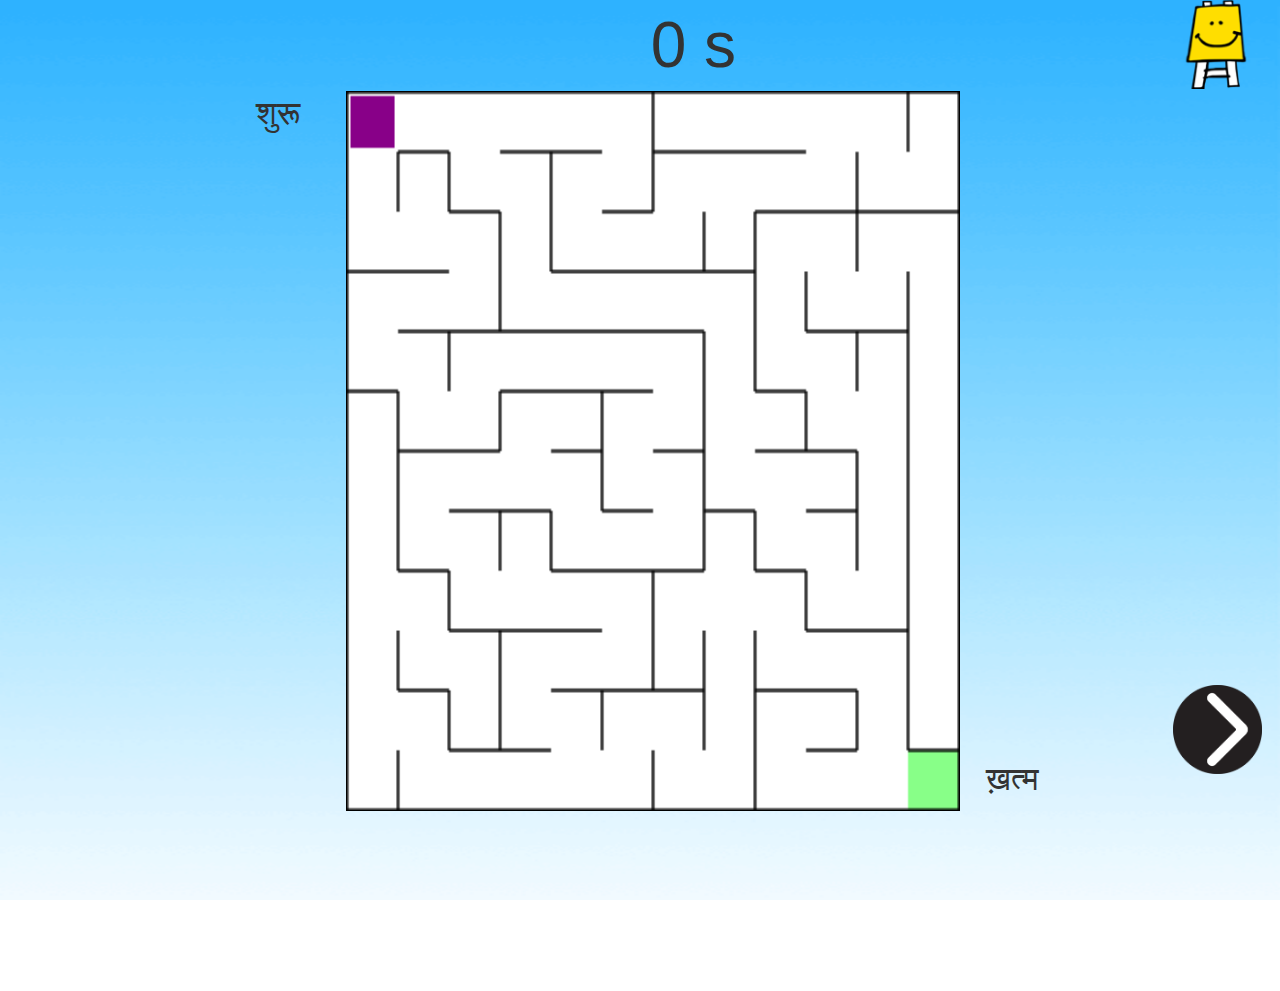
<file: app/src/main/assets/games/Maze/index.html>
<!DOCTYPE html>
<html lang="en">
  <head>
    <link rel="stylesheet" href="css/bootstrap.min.css"></link>
    <link rel="stylesheet" href="css/default.css">
    <meta charset="UTF-8">
   
    <script src=" js/jquery.min.js"></script>
    <script src=" js/jquery-ui.min.js"></script>
    <script src=" js/jquery.ui.touch-punch.min.js"></script>
    <script src=" js/bootstrap.min.js"></script>
    <script src="js/default.js"></script>
    <script src="js/mazeData.js"></script>
  </head>
  <body onload="onLoad();">
      <audio id="playSound"></audio>
    <div id="homeAndLogoDiv" class="noPadding col-sm-12 col-lg-12 col-md-12 col-xs-12">
        <div id="homeDiv" class="col-lg-1 col-md-1 col-xs-1 col-sm-1 noPadding">
        <img id="home" class="img-responsive col-sm-10 col-lg-10 col-md-10 col-xs-10 noPadding" onClick="location.reload();">
        </div>
        <div id="timerDiv" class="col-sm-3 col-lg-3 col-md-3 col-xs-3 col-sm-offset-4 col-lg-offset-4 col-md-offset-4 col-xs-offset-4 noPadding">
          <span id='timerSpan'></span>
        </div>
        <div id="logoDiv" class="col-sm-1 col-lg-1 col-md-1 col-xs-1 col-sm-offset-3 col-lg-offset-3 col-md-offset-3 col-xs-offset-3 noPadding">
        <img id="logo"  class="img-responsive col-sm-10 col-lg-10 col-md-10 col-xs-10 noPadding">
        </div>
    </div>
    <div id="gamePage" class="noPadding col-sm-12 col-lg-12 col-md-12 col-xs-12">
         <span id="start" class="msgs">शुरू</span>
      <div id="canvasDiv">
     
        <canvas id="mainForm"></canvas>
      
      </div>
        <span id="end" class="msgs">ख़त्म</span>
        <div id="nextDiv" class="col-lg-1 col-md-1 col-xs-1 col-sm-1 col-sm-offset-11 col-lg-offset-11 col-md-offset-11 col-xs-offset-11 noPadding">
        <img id="next" class="img-responsive col-sm-10 col-lg-10 col-md-10 col-xs-10 noPadding" onClick="">
      </div>
    </div>
    <div id="endPage" class="noPadding col-sm-12 col-lg-12 col-md-12 col-xs-12">
      <div id="status" class="noPadding text-center fontCls col-sm-6 col-lg-6 col-md-6 col-xs-6 col-sm-offset-3 col-lg-offset-3 col-md-offset-3 col-xs-offset-3"></div>
        <div id="wrong" class="noPadding text-center fontCls col-sm-6 col-lg-6 col-md-6 col-xs-6 col-sm-offset-3 col-lg-offset-3 col-md-offset-3 col-xs-offset-3"></div>
        <div id="correct" class="noPadding text-center fontCls col-sm-6 col-lg-6 col-md-6 col-xs-6 col-sm-offset-3 col-lg-offset-3 col-md-offset-3 col-xs-offset-3">
        </div>
        <div id="time" class="noPadding text-center fontCls col-sm-6 col-lg-6 col-md-6 col-xs-6 col-sm-offset-3 col-lg-offset-3 col-md-offset-3 col-xs-offset-3">
        </div>
    </div>
  </body>
</html>
</file>
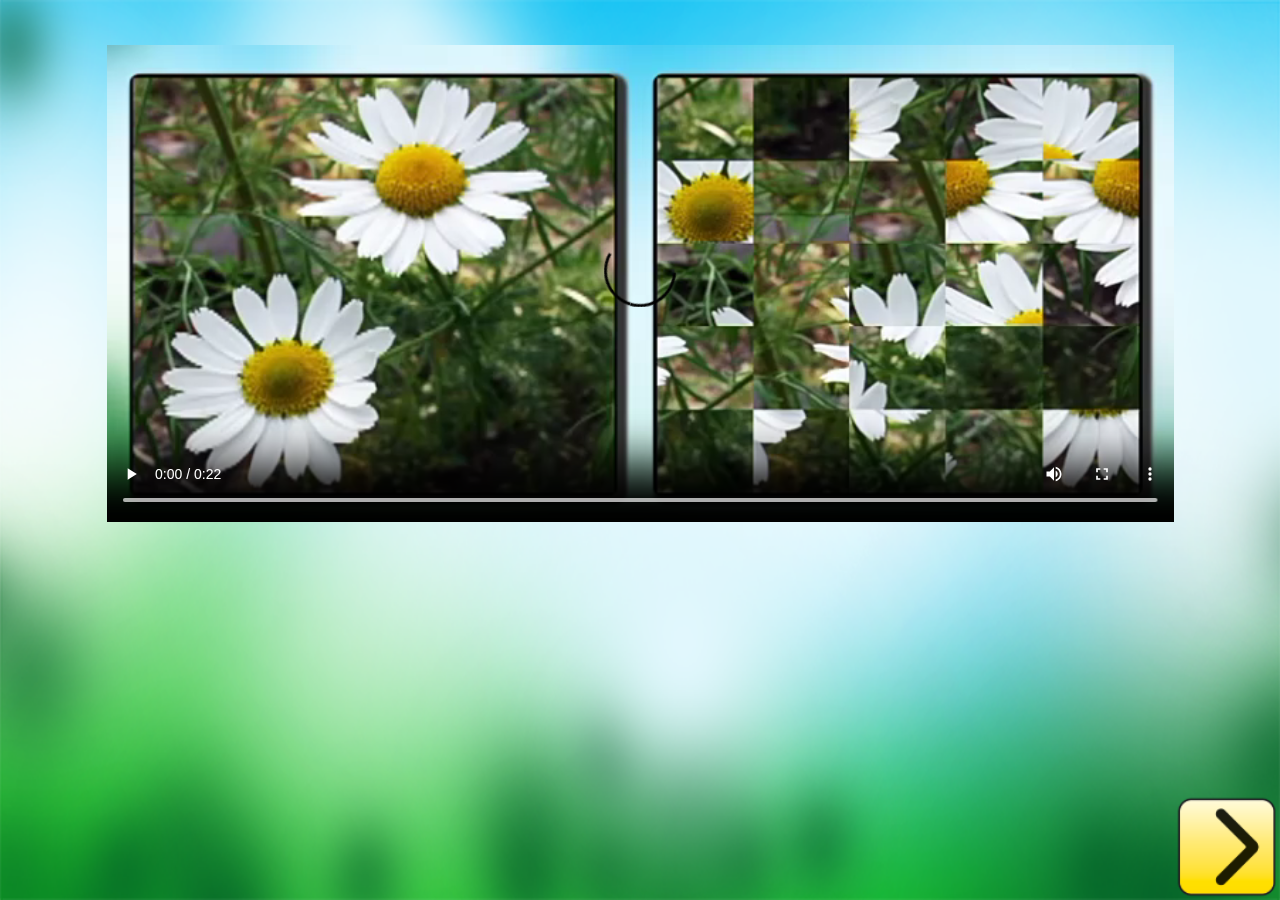
<file: app/src/main/assets/games/PICTURE PUZZLE/index.html>
<html>
<head>
	<title>Jigsaw Game</title>
	<meta charset="utf-8">
	<meta name="viewport" content="device-width,initial-scale=1">
	<link rel="stylesheet" href="css/bootstrap.min.css">
	<script src="js/jquery.min.js"></script>
	<script src="js/jquery-ui.min.js"></script>
	<script src="js/jquery.ui.touch-punch.min.js"></script>
	<script src="js/bootstrap.min.js"></script>
	<script src="js/jigsawDemoScript.js"></script>
	<script src="js/utility.js"></script>
	<script src="js/jigsawDemoData.js"></script>
	<link rel="stylesheet" href="css/jigsawDemoScript.css">
	<link rel="stylesheet" href="css/animate.css">
</head>
<body>
	<div style="background-image:url(css/Preloader_3.gif);" class="se-pre-con col-lg-12 col-md-12 col-xs-12 col-sm-12"></div>
	<div id="header" class="col-sm-12 col-lg-12 col-md-12 col-xs-12 noPadding" style="display:none">
<!--
		<div id="homeDiv" class="col-lg-1 col-md-1 col-xs-1 col-sm-1 noPadding">
			<img id="home" class="img-responsive col-sm-10 col-lg-10 col-md-10 col-xs-10 noPadding" onClick="location.reload();">
		</div>
-->
		<div id="timerDiv" class="col-sm-2 col-lg-2 col-md-2 col-xs-2 col-sm-offset-5 col-lg-offset-5 col-md-offset-5 col-xs-offset-5 noPadding">
			<span id="timer" class="noPadding col-sm-12 col-lg-12 col-md-12 col-xs-12"></span>
		</div>
		<!-- <div id="logoDiv" class="col-sm-1 col-lg-1 col-md-1 col-xs-1 col-sm-offset-4 col-lg-offset-4 col-md-offset-4 col-xs-offset-4 noPadding">
			<img id="logo"  class="img-responsive col-sm-10 col-lg-10 col-md-10 col-xs-10 noPadding">
		</div> -->
	</div>
	<div id="coverpage" class="col-lg-12 col-md-12 col-xs-12 col-sm-12 noPadding">
<!--
		<div id="instructionDiv" class="col-xs-6 col-md-6 col-lg-6 col-sm-6 col-xs-offset-3 col-md-offset-3 col-lg-offset-3 col-sm-offset-3" style="display:none">
		</div>
-->
		<div id="videoDiv" class="noPadding col-xs-10 col-md-10 col-lg-10 col-sm-10 col-xs-offset-1 col-md-offset-1 col-lg-offset-1 col-sm-offset-1">
			<video id="videoTag" class="noPadding col-sm-12 col-lg-12 col-md-12 col-xs-12" controls></video>
		</div>
		<div id="playGame" class="noPadding col-sm-offset-11 col-lg-offset-11 col-md-offset-11 col-xs-offset-11 col-lg-1 col-md-1 col-xs-1 col-sm-1" style="position:fixed;bottom:0">
			<img id="play"  class="img-responsive noPadding col-sm-12 col-lg-12 col-md-12 col-xs-12" onClick="Jigsaw.playGame()">
		</div>
	</div>
	<div id="gamepage" class="col-lg-12 col-md-12 col-xs-12 col-sm-12 noPadding" style="position:fixed;bottom:18vh;">
		<div id="refImgDiv" class="col-lg-5 col-md-5 col-xs-5 col-sm-5 noPadding animated fadeInDown">
			<canvas id="myCanvas1" class="refImg col-lg-12 col-md-12 col-xs-12 col-sm-12 noPadding"></canvas>
		</div>
		<div id="jigsawDiv" class="col-lg-5 col-md-5 col-xs-5 col-sm-5 col-sm-offset-1 col-lg-offset-1 col-md-offset-1 col-xs-offset-1 noPadding animated fadeInDown"></div>
	</div>
	<div id="widgetDiv" class="noPadding col-lg-12 col-md-12 col-xs-12 col-sm-12" style="position:fixed;bottom:0">
		<div id="helpDiv" class="noPadding col-sm-offset-5 col-lg-offset-5 col-md-offset-5 col-xs-offset-5 col-lg-1 col-md-1 col-xs-1 col-sm-1">
			<img id="helpImg"  class="img-responsive col-sm-10 col-lg-10 col-md-10 col-xs-10 noPadding" onClick="Jigsaw.helpTaken()">
		</div>
		<div id="nextDiv" class="noPadding col-sm-offset-5 col-lg-offset-5 col-md-offset-5 col-xs-offset-5 col-lg-1 col-md-1 col-xs-1 col-sm-1">
			<img id="nextImg"  class="img-responsive col-sm-10 col-lg-10 col-md-10 col-xs-10 noPadding" onClick="Jigsaw.endGame()">
		</div>
	</div>
	<div id="endPage" class="noPadding col-sm-12 col-lg-12 col-md-12 col-xs-12">
		<div id="puzzleComplete" class="noPadding text-center fontCls col-sm-4 col-lg-4 col-md-4 col-xs-4 col-sm-offset-4 col-lg-offset-4 col-md-offset-4 col-xs-offset-4"></div>
       <div id="wrong" class="noPadding text-center fontCls col-sm-6 col-lg-6 col-md-6 col-xs-6 col-sm-offset-3 col-lg-offset-3 col-md-offset-3 col-xs-offset-3"></div>
       <div id="time" class="noPadding text-center fontCls col-sm-6 col-lg-6 col-md-6 col-xs-6 col-sm-offset-3 col-lg-offset-3 col-md-offset-3 col-xs-offset-3">
       </div>
	   <div id="playNextGameDiv" class="noPadding col-sm-offset-11 col-lg-offset-11 col-md-offset-11 col-xs-offset-11 col-lg-1 col-md-1 col-xs-1 col-sm-1" style="position:fixed;bottom:0">
			<img id="playNextGameImg"  class="img-responsive col-sm-10 col-lg-10 col-md-10 col-xs-10 noPadding" onClick="Jigsaw.playNextGame()">
		</div>
   </div>
	<audio id="playSound"></audio>
</body>
</html>
</file>
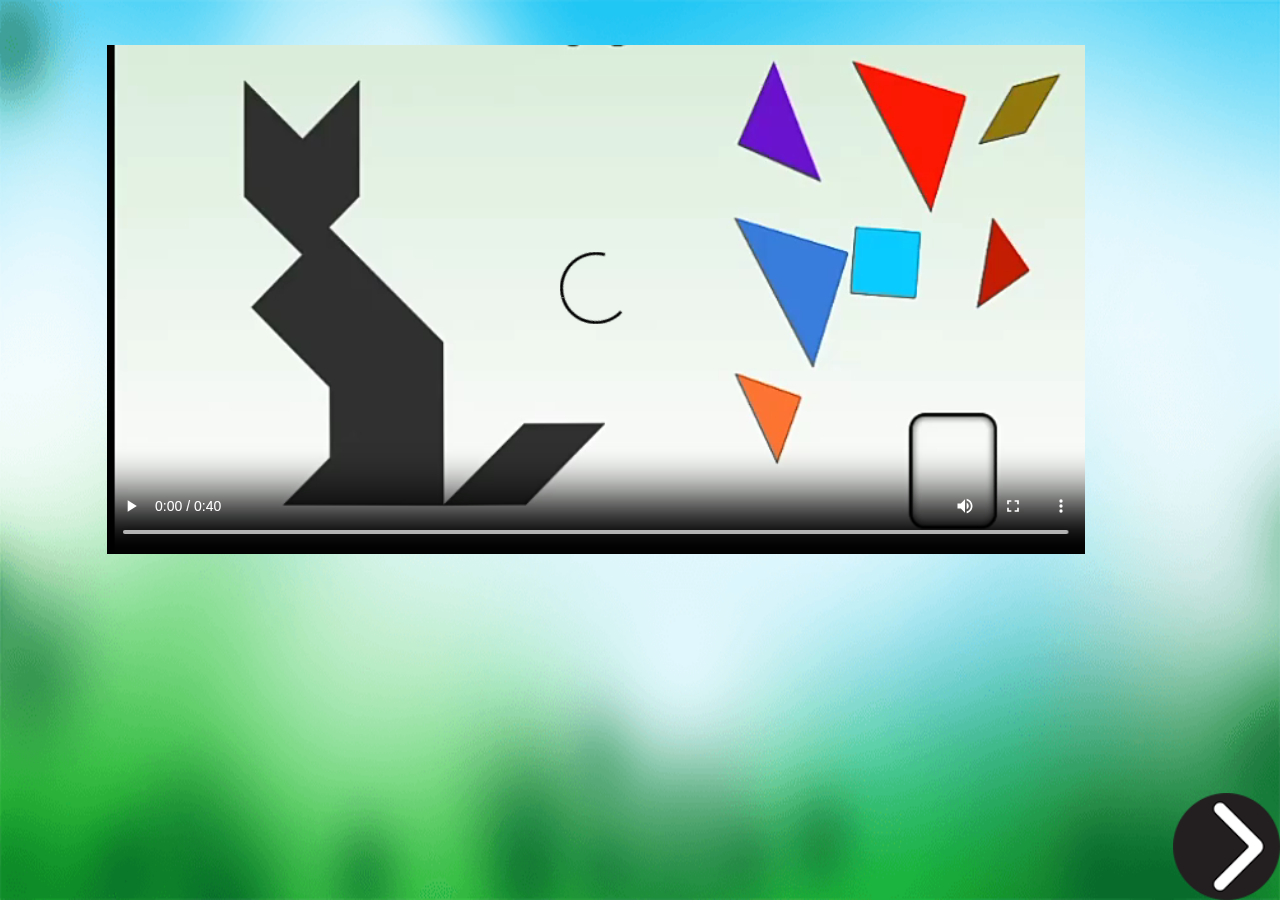
<file: app/src/main/assets/games/TANGRAM GAME/index.html>
<!DOCTYPE html>
<html lang="en">
  <head>
  <title>Tangram</title>
 <meta charset="utf-8"> 	
 	<link rel="stylesheet" href="css/bootstrap.min.css"></link>
	<link rel="stylesheet" href="css/animate.css"></link>
	<link rel="stylesheet" type="text/css" href="css/jquery-ui.css"></link>
	<link rel="stylesheet" type="text/css" href="css/style.css"></link>
</head>
<body>
<div style="background-image:url(css/Preloader_3.gif);" class="se-pre-con col-lg-12 col-md-12 col-xs-12 col-sm-12"></div>
	<audio id="playSound"></audio>
		<!-- <div id="homeAndLogoDiv" class="noPadding col-xs-12 col-md-12 col-lg-12 col-sm-12">
			<div id="homeButton" class="noPadding col-xs-1 col-md-1 col-lg-1 col-sm-1">
				<img class="noPadding img-responsive col-xs-10 col-md-10 col-lg-10 col-sm-10 col-xs-offset-2 col-md-offset-2 col-lg-offset-2 col-sm-offset-2" id="homeImage" onclick="Tangram.goToHome();">
			</div>
			<div class="noPadding col-xs-1 col-md-1 col-lg-1 col-sm-1 col-xs-offset-10 col-md-offset-10 col-lg-offset-10 col-sm-offset-10">
				<img class="noPadding img-responsive col-xs-10 col-md-10 col-lg-10 col-sm-10 col-xs-offset-1 col-md-offset-1 col-lg-offset-1 col-sm-offset-1" id="logoImage" >
			</div> 
		</div> -->
		<div id="homeAndLogoDiv" class="noPadding col-sm-12 col-lg-12 col-md-12 col-xs-12">
				<div id="homeDiv" class="col-lg-1 col-md-1 col-xs-1 col-sm-1 noPadding">
				<img id="home" class="img-responsive col-sm-10 col-lg-10 col-md-10 col-xs-10 noPadding" onClick="location.reload();">
				</div>
				<div id="timerDiv" class="col-sm-2 col-lg-2 col-md-2 col-xs-2 col-sm-offset-4 col-lg-offset-4 col-md-offset-4 col-xs-offset-4 noPadding">
					<span id='timerSpan'></span>
				</div>
				<div id="logoDiv" class="col-sm-1 col-lg-1 col-md-1 col-xs-1 col-sm-offset-4 col-lg-offset-4 col-md-offset-4 col-xs-offset-4 noPadding">
				<img id="logo"  class="img-responsive col-sm-10 col-lg-10 col-md-10 col-xs-10 noPadding">
				</div>
		
		</div>
		<div id="gameInstructionPage" class="noPadding col-xs-12 col-md-12 col-lg-12 col-sm-12">
			<div id="aboutGameDiv" class="col-xs-6 col-md-6 col-lg-6 col-sm-6 col-xs-offset-3 col-md-offset-3 col-lg-offset-3 col-sm-offset-3">
				<h1 id="headerMsg" class="noPadding"></h1><br>
				<p id="paraMsg" class="noPadding"></p>
			</div>
			<div id="showInstructionDiv" class="noPadding col-xs-1 col-md-1 col-lg-1 col-sm-1 col-xs-offset-11 col-md-offset-11 col-lg-offset-11 col-sm-offset-11" style="position:fixed;bottom:0">
					<img id="showInstructionImg" class="noPadding img-responsive col-xs-12 col-md-12 col-lg-12 col-sm-12 " onclick="Tangram.showCoverPage();">
			</div>
		</div>
		<div id="coverPage" class="noPadding col-xs-12 col-md-12 col-lg-12 col-sm-12">
			<div id="videoDiv" class="noPadding col-xs-10 col-md-10 col-lg-10 col-sm-10 col-xs-offset-1 col-md-offset-1 col-lg-offset-1 col-sm-offset-1">
			<video id="videoTag" class="noPadding col-xs-11 col-md-11 col-lg-11 col-sm-11" controls></video>
			</div>
			<div id="instructionDiv" class="col-xs-6 col-md-6 col-lg-6 col-sm-6 col-xs-offset-3 col-md-offset-3 col-lg-offset-3 col-sm-offset-3"></div>
			<div id="playButton" class="noPadding col-xs-1 col-md-1 col-lg-1 col-sm-1 col-xs-offset-11 col-md-offset-11 col-lg-offset-11 col-sm-offset-11" style="position:fixed;bottom:0">
				<img id="playImg" class="noPadding img-responsive col-xs-12 col-md-12 col-lg-12 col-sm-12 " onclick="" src="" style="padding:0px;">
			</div>
		</div>
		<div id="gamePage" class="noPadding col-sm-12 col-md-12 col-lg-12 col-xs-12">
			<div id="leftDiv" class="noPadding mainDivs col-sm-5 col-md-5 col-lg-5 col-xs-5 col-xs-offset-1 col-md-offset-1 col-lg-offset-1 col-sm-offset-1">
				<div id="svgDiv" class="noPadding col-sm-10 col-md-10 col-lg-10 col-xs-10 col-xs-offset-1 col-sm-offset-1 col-md-offset-1 col-lg-offset-1"></div>
			</div>
			<div id="rightDiv" class="noPadding mainDivs col-sm-4 col-md-4 col-lg-4 col-xs-4 col-xs-offset-1 col-md-offset-1 col-lg-offset-1 col-sm-offset-1">
			</div>
			<div id="currentDiv" class="noPadding col-sm-1 col-md-1 col-lg-1 col-xs-1 col-xs-offset-9 col-md-offset-9 col-lg-offset-9 col-sm-offset-9">
			</div>
			<div id="widgetDiv" class="noPadding col-lg-12 col-md-12 col-xs-12 col-sm-12" style="position:fixed;bottom:0">
				<div id="helpDiv" class="noPadding col-lg-1 col-md-1 col-xs-1 col-sm-1">
					<img id="helpImg"  class="img-responsive col-sm-10 col-lg-10 col-md-10 col-xs-10 noPadding" onClick="Tangram.helpTaken()">
				</div>
				<div id="nextDiv" class="noPadding col-sm-offset-10 col-lg-offset-10 col-md-offset-10 col-xs-offset-10 col-lg-1 col-md-1 col-xs-1 col-sm-1">
					<img id="next"  class="img-responsive col-sm-10 col-lg-10 col-md-10 col-xs-10 noPadding" onClick="">
				</div>
		  </div>
			<!-- <div id="nextDiv" class="col-lg-1 col-md-1 col-xs-1 col-sm-1 col-sm-offset-11 col-lg-offset-11 col-md-offset-11 col-xs-offset-11 noPadding">
	        <img id="next" class="img-responsive col-sm-10 col-lg-10 col-md-10 col-xs-10 noPadding" onClick="">
	      </div> -->
		</div>
		<div id="endPage" class="noPadding col-sm-12 col-lg-12 col-md-12 col-xs-12">
			<div id="status" class="noPadding text-center fontCls col-sm-6 col-lg-6 col-md-6 col-xs-6 col-sm-offset-3 col-lg-offset-3 col-md-offset-3 col-xs-offset-3"></div>
	        <div id="wrong" class="noPadding text-center fontCls col-sm-6 col-lg-6 col-md-6 col-xs-6 col-sm-offset-3 col-lg-offset-3 col-md-offset-3 col-xs-offset-3"></div>
	        <div id="correct" class="noPadding text-center fontCls col-sm-6 col-lg-6 col-md-6 col-xs-6 col-sm-offset-3 col-lg-offset-3 col-md-offset-3 col-xs-offset-3">
	        </div>
	        <div id="time" class="noPadding text-center fontCls col-sm-6 col-lg-6 col-md-6 col-xs-6 col-sm-offset-3 col-lg-offset-3 col-md-offset-3 col-xs-offset-3">
	        </div>
			<div id="nextLastPage" class="noPadding col-sm-offset-11 col-lg-offset-11 col-md-offset-11 col-xs-offset-11 col-lg-1 col-md-1 col-xs-1 col-sm-1">
				<img id="nextImg"  class="img-responsive col-sm-10 col-lg-10 col-md-10 col-xs-10 noPadding" onClick="">
			</div>
    </div>
	<script type="text/javascript" src="js/jquery.min.js"></script>
    <script type="text/javascript" src="js/jquery-ui.min.js"></script>
    <script src ="js/bootstrap.min.js"></script>
	<script src="js/jquery.ui.touch-punch.min.js"></script>
	<script src ="js/utils.js"></script>
	<script src ="js/tangramScript.js"></script>
	<script src ="js/tangramData.js"></script>
</body>
</html>
</file>
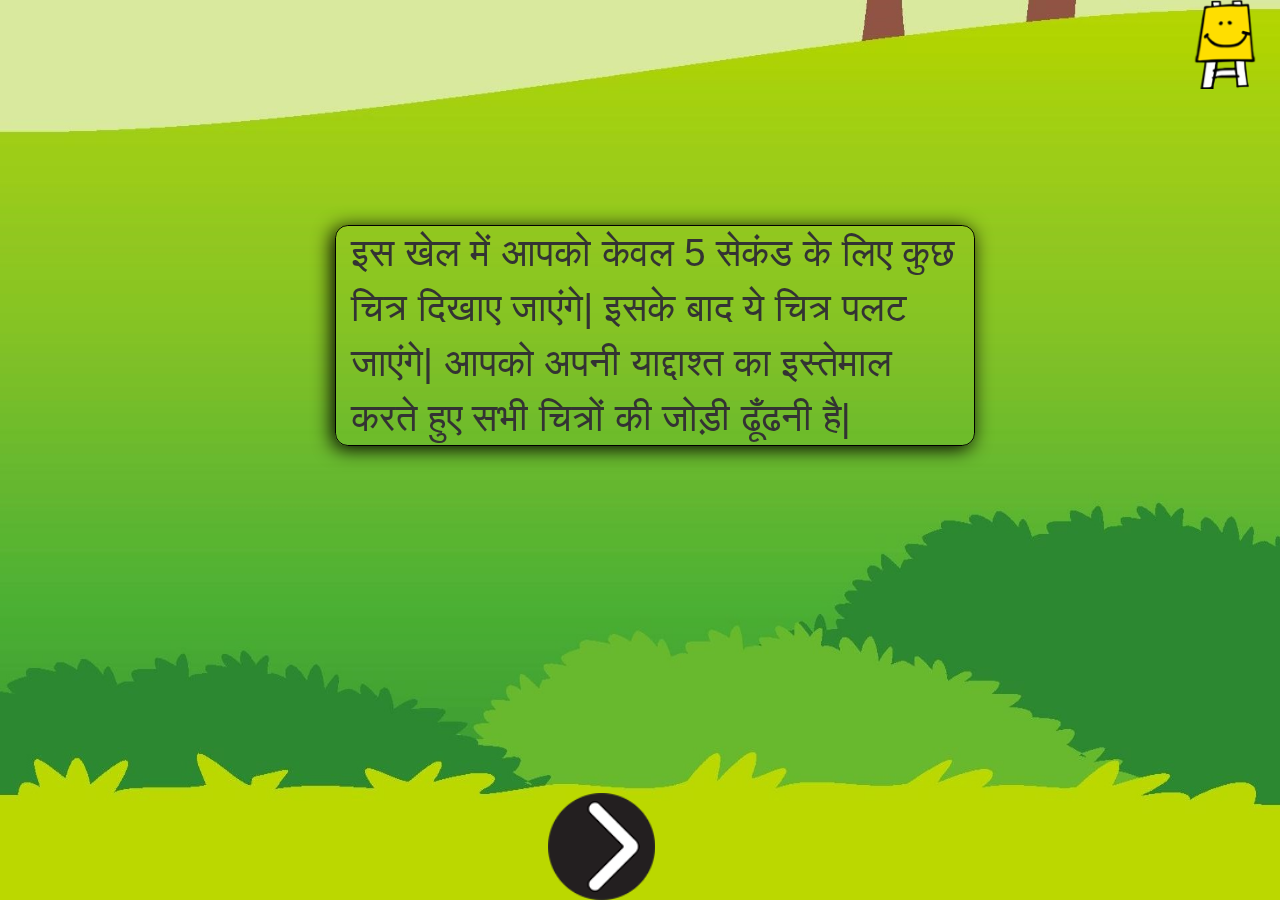
<file: app/src/main/assets/games/चित्र बनाओ/index.html>
<!DOCTYPE html>
<html lang="en">
  <head>
  <title>MemoryGame</title>
 <meta charset="utf-8"> 
	 <link rel="stylesheet" href="css/bootstrap.min.css"></link>
	<link rel="stylesheet" href="css/animate.css"></link>
	<link rel="stylesheet" href="css/animations.css"></link>
	<link rel="stylesheet" type="text/css" href="css/style.css"></link>
	<link rel="stylesheet" type="text/css" href="css/jquery-ui.css"></link>
	<script type="text/javascript" src="js/jquery.min.js"></script>
    <script type="text/javascript" src="js/jquery-ui.min.js"></script>
    <script src ="js/bootstrap.min.js"></script>
	<script src="js/jquery.ui.touch-punch.min.js"></script>
	<script src ="js/utils.js"></script>
	<script src ="js/memoryGameScript.js"></script>
	<script src ="js/memoryGameData.js"></script>
</head>
<body>
<div style="background-image:url(css/Preloader_3.gif);" class="se-pre-con col-lg-12 col-md-12 col-xs-12 col-sm-12"></div>
	<audio id="playSound"></audio>
		<div id="homeAndLogoDiv" class="nopadding col-xs-12 col-md-12 col-lg-12 col-sm-12">
			<div id="homeButton" class="nopadding col-xs-1 col-md-1 col-lg-1 col-sm-1">
				<img class="nopadding img-responsive col-xs-10 col-md-10 col-lg-10 col-sm-10 col-xs-offset-2 col-md-offset-2 col-lg-offset-2 col-sm-offset-2" id="homeImage" onclick="Memorygame.goToHome();">
			</div>
			<div id="clockDiv" class="nopadding col-sm-3 col-lg-3 col-md-3 col-xs-3 col-sm-offset-4 col-lg-offset-4 col-md-offset-4 col-xs-offset-4">
				<img id="clockImage" class="nopadding img-responsive col-sm-2 col-lg-2 col-md-2 col-xs-2">
				<span id="timerSpan" class="nopadding"></span>
				<span id="secondsSpan" class="nopadding"></span>
			</div>
			<div class="nopadding col-xs-1 col-md-1 col-lg-1 col-sm-1 col-xs-offset-3 col-md-offset-3 col-lg-offset-3 col-sm-offset-3">
				<img class="nopadding img-responsive col-xs-10 col-md-10 col-lg-10 col-sm-10 col-xs-offset-1 col-md-offset-1 col-lg-offset-1 col-sm-offset-1" id="logoImage" >
			</div> 
		</div>
		<div id="coverPage" class="col-xs-12 col-md-12 col-lg-12 col-sm-12">
			<div id="instructionDiv" class="col-xs-6 col-md-6 col-lg-6 col-sm-6 col-xs-offset-3 col-md-offset-3 col-lg-offset-3 col-sm-offset-3"></div>
			<div id="playButton" class="col-xs-1 col-md-1 col-lg-1 col-sm-1 col-xs-offset-5 col-md-offset-5 col-lg-offset-5 col-sm-offset-5" style="position:fixed;bottom:0">
				<img class="nopadding img-responsive col-xs-12 col-md-12 col-lg-12 col-sm-12 " id="play" onclick="Memorygame.playGame();" style="padding:0px;">
			</div>
		</div>
		<div id="gamePage" class="nopadding col-sm-12 col-md-12 col-lg-12 col-xs-12">
			<div id="OuterDiv" class="col-sm-12 col-md-12 col-lg-12 col-xs-12">
			</div>
			<div id="" class="col-sm-12 col-md-12 col-lg-12 col-xs-12">
				<div id="smileeDiv" class="col-sm-2 col-md-2 col-lg-2 col-xs-2">
					<img id="smileeImg" class="nopadding img-responsive col-xs-12 col-md-12 col-lg-12 col-sm-12" style="padding:0px;">
				</div>
			</div>
			<div id="bottomDiv" class="nopadding col-sm-1 col-md-1 col-lg-1 col-xs-1 col-sm-offset-11 col-lg-offset-11 col-md-offset-11 col-xs-offset-11">
				<div id="nextDiv" class="nopadding col-xs-12 col-md-12 col-lg-12 col-sm-12">
					<img id="nextButton" class="nopadding col-xs-12 col-md-12 col-lg-12 col-sm-12 img-responsive"  onclick="Memorygame.showEndPage();">
				</div>
			</div>
		</div>
		<div id="endPage" class="noPadding col-sm-12 col-lg-12 col-md-12 col-xs-12">
			<div  class="noPadding col-sm-12 col-lg-12 col-md-12 col-xs-12">
				<div id="puzzleComplete" class="noPadding text-center fontCls col-sm-4 col-lg-4 col-md-4 col-xs-4 col-sm-offset-4 col-lg-offset-4 col-md-offset-4 col-xs-offset-4"></div>
			</div>
			<div  class="noPadding col-sm-12 col-lg-12 col-md-12 col-xs-12">
				<div id="wrong" class="noPadding text-center fontCls col-sm-4 col-lg-4 col-md-4 col-xs-4 col-sm-offset-4 col-lg-offset-4 col-md-offset-4 col-xs-offset-4"></div>
			</div>
			<div  class="noPadding col-sm-12 col-lg-12 col-md-12 col-xs-12">
				<div id="correct" class="noPadding text-center fontCls col-sm-4 col-lg-4 col-md-4 col-xs-4 col-sm-offset-4 col-lg-offset-4 col-md-offset-4 col-xs-offset-4"></div>
			</div>
			<div  class="noPadding col-sm-12 col-lg-12 col-md-12 col-xs-12">
				<div id="time" class="noPadding text-center fontCls col-sm-4 col-lg-4 col-md-4 col-xs-4 col-sm-offset-4 col-lg-offset-4 col-md-offset-4 col-xs-offset-4"></div>
			</div>
		</div>
		<div id="responseBoxDiv" class="modal" >
			<div id="responseBox" class="modal-content col-lg-6 col-md-6 col-xs-6 col-sm-6 col-lg-offset-3 col-md-offset-3 col-xs-offset-3 col-sm-offset-3">
				<h2 id="questionMsg" class="text-center"></h2>
				<div class="nopadding col-sm-12 col-lg-12 col-md-12 col-xs-12" style="margin-bottom:1vh">
					<!-- <button class="nopadding form-control col-lg-1 col-md-1 col-xs-1 col-sm-1 col-lg-offset-3 col-md-offset-3 col-xs-offset-3 col-sm-offset-3" onclick="memoryGame.startGame();">play</button> -->
					<button id="start" type="button" class="nopadding btn btn-success col-sm-2 col-md-2 col-lg-2 col-xs-2 col-lg-offset-5 col-md-offset-5 col-xs-offset-5 col-sm-offset-5" onclick="Memorygame.startGame();"></button>
				</div>
			</div>
		</div>
	</div>
</body>
</html>
</file>
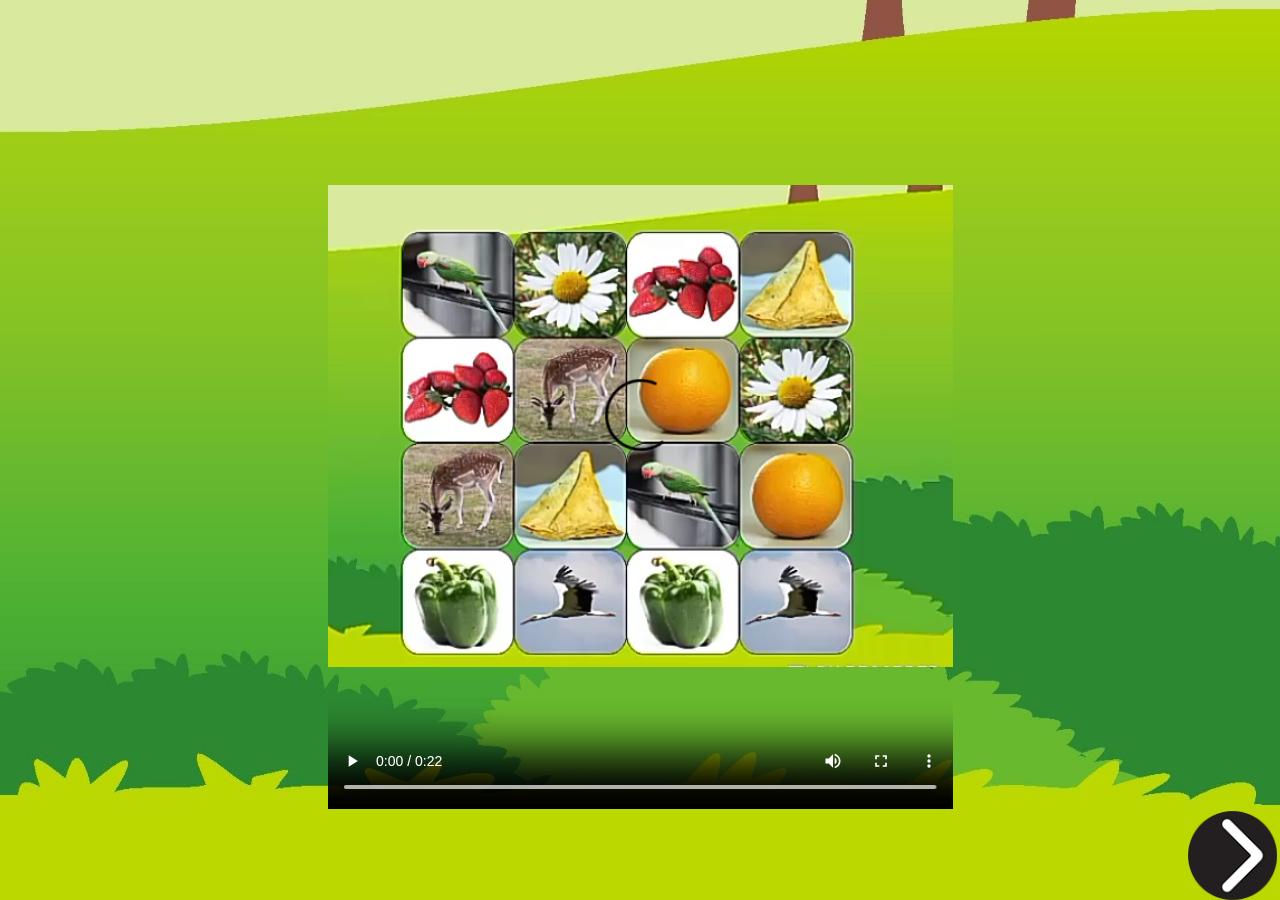
<file: app/src/main/assets/games/जोड़ी बनाओ/index.html>
<!DOCTYPE html>
<html lang="en">
  <head>
  <title>MemoryGame</title>
 <meta charset="utf-8"> 
	 <link rel="stylesheet" href="css/bootstrap.min.css"></link>
	<link rel="stylesheet" href="css/animate.css"></link>
	<link rel="stylesheet" href="css/animations.css"></link>
	<link rel="stylesheet" type="text/css" href="css/style.css"></link>
	<link rel="stylesheet" type="text/css" href="css/jquery-ui.css"></link>
	<script type="text/javascript" src="js/jquery.min.js"></script>
    <script type="text/javascript" src="js/jquery-ui.min.js"></script>
    <script src ="js/bootstrap.min.js"></script>
	<script src="js/jquery.ui.touch-punch.min.js"></script>
	<script src ="js/utils.js"></script>
	<script src ="js/memoryGameScript.js"></script>
	<script src ="js/memoryGameData.js"></script>
</head>
<body>
<div style="background-image:url(css/Preloader_3.gif);" class="se-pre-con col-lg-12 col-md-12 col-xs-12 col-sm-12"></div>
	<audio id="playSound"></audio>
		<div id="homeAndLogoDiv" class="nopadding col-xs-12 col-md-12 col-lg-12 col-sm-12">
			<div id="homeButton" class="nopadding col-xs-1 col-md-1 col-lg-1 col-sm-1">
				<img class="nopadding img-responsive col-xs-10 col-md-10 col-lg-10 col-sm-10 col-xs-offset-2 col-md-offset-2 col-lg-offset-2 col-sm-offset-2" id="homeImage" onclick="Memorygame.goToHome();">
			</div>
			<div id="clockDiv" class="nopadding col-sm-3 col-lg-3 col-md-3 col-xs-3 col-sm-offset-4 col-lg-offset-4 col-md-offset-4 col-xs-offset-4">
				<img id="clockImage" class="nopadding img-responsive col-sm-2 col-lg-2 col-md-2 col-xs-2">
				<span id="timerSpan" class="nopadding"></span>
				<span id="secondsSpan" class="nopadding"></span>
			</div>
			<div class="nopadding col-xs-1 col-md-1 col-lg-1 col-sm-1 col-xs-offset-3 col-md-offset-3 col-lg-offset-3 col-sm-offset-3">
				<img class="nopadding img-responsive col-xs-10 col-md-10 col-lg-10 col-sm-10 col-xs-offset-1 col-md-offset-1 col-lg-offset-1 col-sm-offset-1" id="logoImage" >
			</div> 
		</div>
		<div id="coverPage" class="col-xs-12 col-md-12 col-lg-12 col-sm-12">
			<!-- <div id="instructionDiv" class="col-xs-6 col-md-6 col-lg-6 col-sm-6 col-xs-offset-3 col-md-offset-3 col-lg-offset-3 col-sm-offset-3"></div> -->
			<div id="videoDiv" class="nopadding col-xs-6 col-md-6 col-lg-6 col-sm-6 col-xs-offset-3 col-md-offset-3 col-lg-offset-3 col-sm-offset-3">
				<video id="videoTag" class="nopadding col-xs-12 col-md-12 col-lg-12 col-sm-12" controls></video>
			</div>
			<div id="playButton" class="col-xs-1 col-md-1 col-lg-1 col-sm-1 col-xs-offset-11 col-md-offset-11 col-lg-offset-11 col-sm-offset-11" style="position:fixed;bottom:0">
				<img class="nopadding img-responsive col-xs-10 col-md-10 col-lg-10 col-sm-10" id="play" onclick="Memorygame.playGame();" style="padding:0px;">
			</div>
		</div>
		<div id="gamePage" class="nopadding col-sm-12 col-md-12 col-lg-12 col-xs-12">
			 <div id="helpDiv" class="nopadding col-xs-1 col-md-1 col-lg-1 col-sm-1">
				<img id="helpBtn" class="nopadding img-responsive col-sm-12 col-md-12 col-lg-12 col-xs-12" onclick="Memorygame.isHelpTaken();">
			</div> 
			<div id="OuterDiv" class="col-sm-12 col-md-12 col-lg-12 col-xs-12">
			</div>
			<div id="" class="col-sm-12 col-md-12 col-lg-12 col-xs-12">
				<div id="smileeDiv" class="col-sm-2 col-md-2 col-lg-2 col-xs-2">
					<img id="smileeImg" class="nopadding img-responsive col-xs-12 col-md-12 col-lg-12 col-sm-12" style="padding:0px;">
				</div>
			</div>
			<div id="bottomDiv" class="nopadding col-sm-1 col-md-1 col-lg-1 col-xs-1 col-sm-offset-11 col-lg-offset-11 col-md-offset-11 col-xs-offset-11">
				<div id="nextDiv" class="nopadding col-xs-12 col-md-12 col-lg-12 col-sm-12">
					<img id="nextButton" class="nopadding col-xs-12 col-md-12 col-lg-12 col-sm-12 img-responsive"  onclick="Memorygame.showEndPage();">
				</div>
			</div>
		</div>
		<div id="endPage" class="nopadding col-sm-12 col-lg-12 col-md-12 col-xs-12">
			<div  class="nopadding col-sm-12 col-lg-12 col-md-12 col-xs-12">
				<div id="puzzleComplete" class="nopadding text-center fontCls col-sm-4 col-lg-4 col-md-4 col-xs-4 col-sm-offset-4 col-lg-offset-4 col-md-offset-4 col-xs-offset-4"></div>
			</div>
			<div  class="nopadding col-sm-12 col-lg-12 col-md-12 col-xs-12">
				<div id="wrong" class="nopadding text-center fontCls col-sm-4 col-lg-4 col-md-4 col-xs-4 col-sm-offset-4 col-lg-offset-4 col-md-offset-4 col-xs-offset-4"></div>
			</div>
			<div  class="nopadding col-sm-12 col-lg-12 col-md-12 col-xs-12">
				<div id="correct" class="nopadding text-center fontCls col-sm-4 col-lg-4 col-md-4 col-xs-4 col-sm-offset-4 col-lg-offset-4 col-md-offset-4 col-xs-offset-4"></div>
			</div>
			<div  class="nopadding col-sm-12 col-lg-12 col-md-12 col-xs-12">
				<div id="time" class="nopadding text-center fontCls col-sm-4 col-lg-4 col-md-4 col-xs-4 col-sm-offset-4 col-lg-offset-4 col-md-offset-4 col-xs-offset-4"></div>
			</div>
			<div id="nextGame" class="nopadding col-xs-1 col-md-1 col-lg-1 col-sm-1 col-sm-offset-11 col-lg-offset-11 col-md-offset-11 col-xs-offset-11">
				<img id="nextGameButton" class="nopadding col-xs-12 col-md-12 col-lg-12 col-sm-12 img-responsive"  onclick="Memorygame.showNextGame();">
			</div>
		</div>
		<div id="responseBoxDiv" class="modal" >
			<div id="responseBox" class="modal-content col-lg-6 col-md-6 col-xs-6 col-sm-6 col-lg-offset-3 col-md-offset-3 col-xs-offset-3 col-sm-offset-3">
				<h2 id="questionMsg" class="text-center"></h2> 
				<div class="nopadding col-sm-12 col-lg-12 col-md-12 col-xs-12" style="margin-bottom:1vh">
					<!-- <button class="nopadding form-control col-lg-1 col-md-1 col-xs-1 col-sm-1 col-lg-offset-3 col-md-offset-3 col-xs-offset-3 col-sm-offset-3" onclick="memoryGame.startGame();">play</button> -->
					<button id="start" type="button" class="nopadding btn btn-success col-sm-2 col-md-2 col-lg-2 col-xs-2 col-lg-offset-5 col-md-offset-5 col-xs-offset-5 col-sm-offset-5" onclick="Memorygame.startGame();"></button>
				</div>
			</div>
		</div>
	</div>
</body>
</html>
</file>
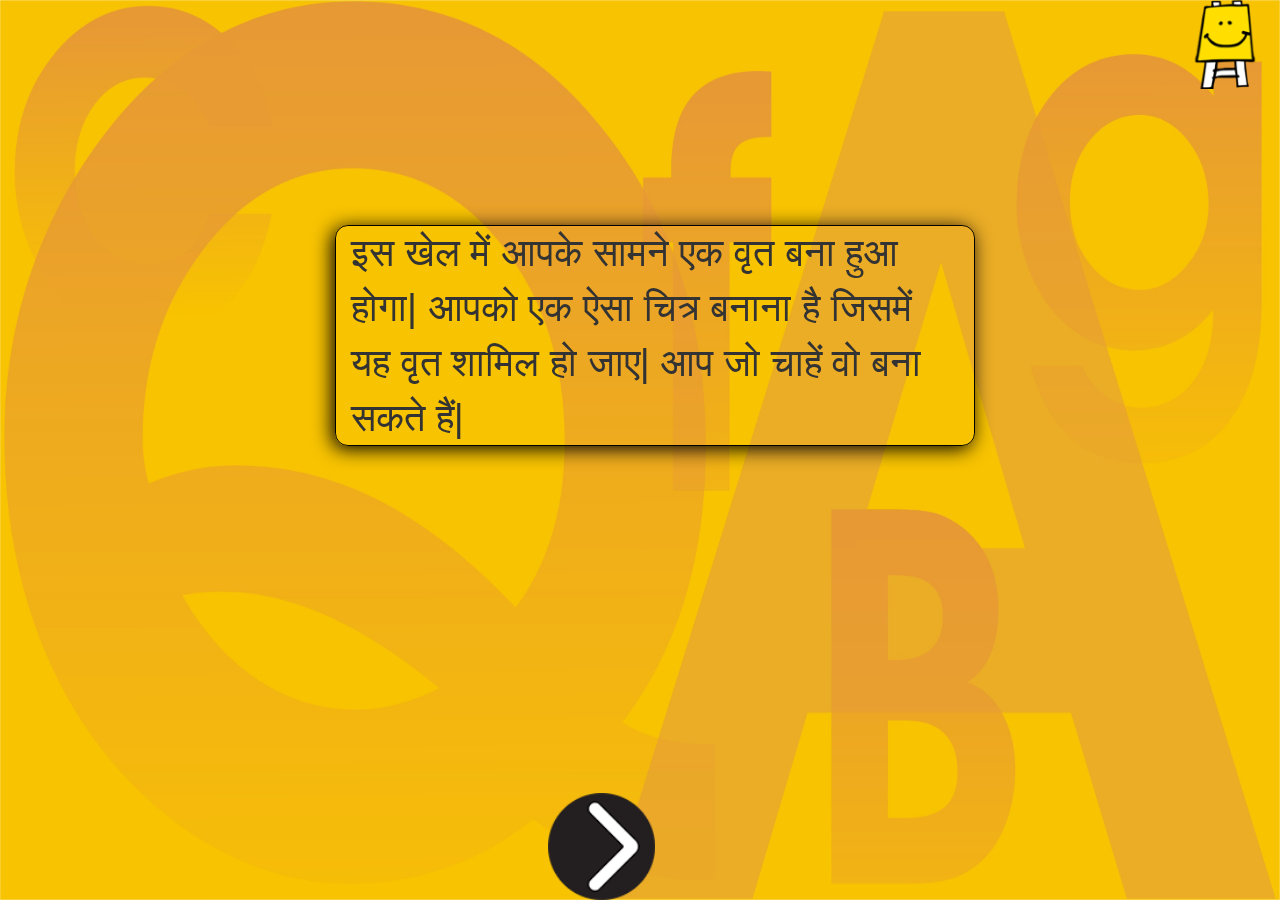
<file: app/src/main/assets/games/भूल भुलैय्या/index.html>
<!DOCTYPE html>
<html lang="en">
  <head>
  <title>DrawingGame</title>
 <meta charset="utf-8"> 
	 <link rel="stylesheet" href="css/bootstrap.min.css"></link>
	<link rel="stylesheet" href="css/animate.css"></link>
	<link rel="stylesheet" href="css/animations.css"></link>
	<link rel="stylesheet" type="text/css" href="css/style.css"></link>
	<link rel="stylesheet" type="text/css" href="css/jquery-ui.css"></link>
	<script type="text/javascript" src="js/jquery.min.js"></script>
    <script type="text/javascript" src="js/jquery-ui.min.js"></script>
    <script src ="js/bootstrap.min.js"></script>
	<script src="js/jquery.ui.touch-punch.min.js"></script>
	<script src ="js/utils.js"></script>
	<script src ="js/sketch.js"></script>
</head>
<body>
<div style="background-image:url(css/Preloader_3.gif);" class="se-pre-con col-lg-12 col-md-12 col-xs-12 col-sm-12"></div>
	<audio id="playSound"></audio>
		<div id="homeAndLogoDiv" class="nopadding col-xs-12 col-md-12 col-lg-12 col-sm-12">
			<!-- <div id="homeButton" class="nopadding col-xs-1 col-md-1 col-lg-1 col-sm-1">
				<img class="nopadding img-responsive col-xs-10 col-md-10 col-lg-10 col-sm-10 col-xs-offset-2 col-md-offset-2 col-lg-offset-2 col-sm-offset-2" id="homeImage" onclick="Drawing.goToHome();">
			</div> -->
			<div id="clockDiv" class="nopadding col-sm-3 col-lg-3 col-md-3 col-xs-3">
				<img id="clockImage" class="nopadding img-responsive col-sm-2 col-lg-2 col-md-2 col-xs-2">
				<span id="timerSpan" class="nopadding"></span>
				<span id="secondsSpan" class="nopadding"></span>
			</div>
			<div class="nopadding col-xs-1 col-md-1 col-lg-1 col-sm-1 col-xs-offset-8 col-md-offset-8 col-lg-offset-8 col-sm-offset-8">
				<img class="nopadding img-responsive col-xs-10 col-md-10 col-lg-10 col-sm-10 col-xs-offset-1 col-md-offset-1 col-lg-offset-1 col-sm-offset-1" id="logoImage" >
			</div> 
		</div>
		<div id="coverPage" class="col-xs-12 col-md-12 col-lg-12 col-sm-12">
			<div id="instructionDiv" class="col-xs-6 col-md-6 col-lg-6 col-sm-6 col-xs-offset-3 col-md-offset-3 col-lg-offset-3 col-sm-offset-3"></div>
			<div id="playButton" class="col-xs-1 col-md-1 col-lg-1 col-sm-1 col-xs-offset-5 col-md-offset-5 col-lg-offset-5 col-sm-offset-5" style="position:fixed;bottom:0">
				<img class="nopadding img-responsive col-xs-12 col-md-12 col-lg-12 col-sm-12 " id="play" onclick="Drawing.playGame();" style="padding:0px;">
			</div>
		</div>
		<div id="gamePage" class="nopadding col-sm-12 col-md-12 col-lg-12 col-xs-12">
			<div id="paletteSection" class="col-sm-1 col-xs-1 col-md-1 col-lg-1">
				<div class="col-sm-12 col-xs-12 col-md-12 col-lg-12">
					<img class="nopadding img-responsive col-sm-12 col-xs-12 col-md-12 col-lg-12" id="eraser">
				</div>
				 <div class="col-sm-12 col-xs-12 col-md-12 col-lg-12">
					<img id="clearCanvas" class="img-responsive col-sm-10 col-xs-12 col-md-12 col-lg-12"  style="padding:0px;">
				</div>
	    	 	<!--<div id="colorPalette" class="nopadding col-sm-12 col-xs-12 col-md-12 col-lg-12">
	    	 	<div id="selected" class="nopadding col-sm-12 col-xs-12 col-md-12 col-lg-12">
	    	 		<div id="selectedColor" class="nopadding selectedColorHeight col-sm-6 col-xs-6 col-md-6 col-lg-6 col-sm-offset-3 col-xs-offset-3 col-lg-offset-3 col-md-offset-3" style="background-color:#000000">
	    	 		</div>
				</div>
	    	 	 <div id="colors" class="nopadding col-sm-12 col-xs-12 col-md-12 col-lg-12">
	    	 		<div class="nopadding colorHeight" style="background-color:#da251d;"></div>
	    	 		<div class="nopadding colorHeight" style="background-color:#8f5444;"></div>
	    	 		<div class="nopadding colorHeight" style="background-color:#e77817;"></div>
	    	 		<div class="nopadding colorHeight" style="background-color:#f19abe;"></div>
	    	 		<div class="nopadding colorHeight" style="background-color:#f8c300;"></div>
	    	 		<div class="nopadding colorHeight" style="background-color:#fff974;"></div>
	    	 		<div class="nopadding colorHeight" style="background-color:#84c225;"></div>
	    	 		<div class="nopadding colorHeight" style="background-color:#00923f;"></div>
	    	 		<div class="nopadding colorHeight" style="background-color:#b1c5f0;"></div>
	    	 		<div class="nopadding colorHeight" style="background-color:#0288d1;"></div>
	    	 		<div class="nopadding colorHeight" style="background-color:#ab47bc;"></div>
	    	 		<div class="nopadding colorHeight" style="background-color:#5e35b1;"></div>
	    	 		<div class="nopadding colorHeight" style="background-color:#000000;"></div>
	    	 		<div class="nopadding colorHeight" style="background-color:#ffffff;"></div>
	    	 	</div> 
	    	 	</div>-->
	    	 </div>
			<div class="nopadding col-sm-4 col-md-4 col-lg-4 col-xs-4 col-xs-offset-1 col-md-offset-1 col-lg-offset-1 col-sm-offset-1">
				<canvas id="Canvas" width="700" height="400">
				</canvas>
				<!-- <canvas id="Canvasdraw" width="800" height="350">
				</canvas> -->
			</div> 
			 <div id="bottomDiv" class="col-sm-12 col-md-12 col-lg-12 col-xs-12">
				<div id="nextDiv" class="nopadding col-xs-1 col-md-1 col-lg-1 col-sm-1 col-sm-offset-11 col-lg-offset-11 col-md-offset-11 col-xs-offset-11">
					<img id="nextButton" class="nopadding col-xs-12 col-md-12 col-lg-12 col-sm-12 img-responsive"  onclick="Drawing.showEndPage();">
				</div>
			 </div>
		</div>
		<div id="endPage" class="noPadding col-sm-12 col-lg-12 col-md-12 col-xs-12">
			<div  class="noPadding col-sm-12 col-lg-12 col-md-12 col-xs-12">
			<div id="strokes" class="noPadding text-center fontCls col-sm-4 col-lg-4 col-md-4 col-xs-4 col-sm-offset-4 col-lg-offset-4 col-md-offset-4 col-xs-offset-4"></div>
			</div>
			<div  class="noPadding col-sm-12 col-lg-12 col-md-12 col-xs-12">
			<div id="time" class="noPadding text-center fontCls col-sm-4 col-lg-4 col-md-4 col-xs-4 col-sm-offset-4 col-lg-offset-4 col-md-offset-4 col-xs-offset-4"></div>
			</div>
		</div>	
<script src ="js/DrawingGameScript.js"></script>
<script src ="js/DrawingGameData.js"></script>
</body>
</html>
</file>
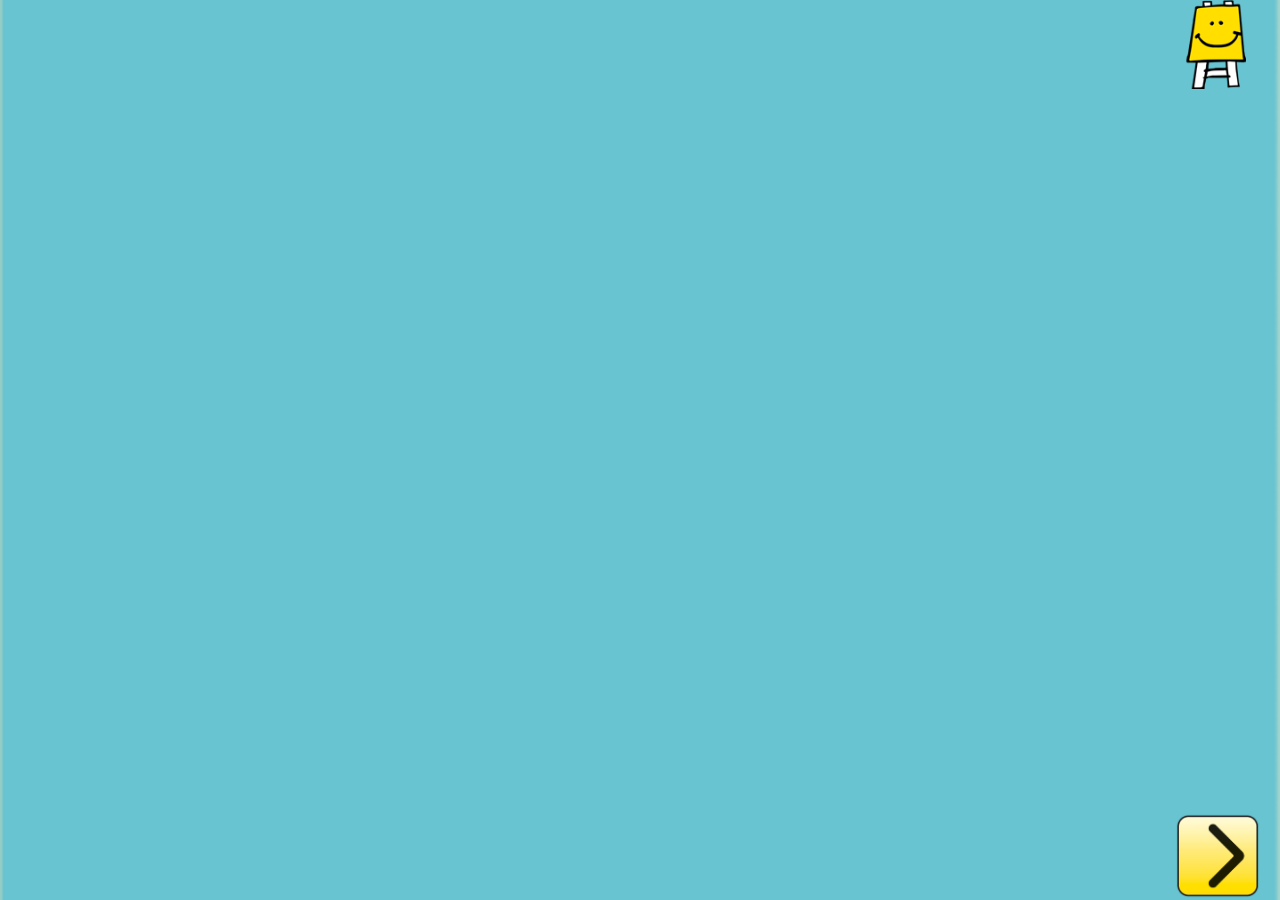
<file: app/src/main/assets/games/वस्तु खोजो/index.html>
<html>
<head>
	<title>Jigsaw Game</title>
	<meta charset="utf-8">
	<meta name="viewport" content="device-width,initial-scale=1">
	<link rel="stylesheet" href="css/bootstrap.min.css">
	<script src="js/jquery.min.js"></script>
	<script src="js/jquery-ui.min.js"></script>
	<script src="js/jquery.ui.touch-punch.min.js"></script>
	<script src="js/bootstrap.min.js"></script>
	<script src="js/jigsawDemoScript.js"></script>
	<script src="js/utility.js"></script>
	<script src="js/jigsawDemoData.js"></script>
	<link rel="stylesheet" href="css/jigsawDemoScript.css">
	<link rel="stylesheet" href="css/animate.css">
</head>
<body>
	<div style="background-image:url(css/Preloader_3.gif);" class="se-pre-con col-lg-12 col-md-12 col-xs-12 col-sm-12"></div>
	<div class="col-sm-12 col-lg-12 col-md-12 col-xs-12 noPadding">
		<div id="homeDiv" class="col-lg-1 col-md-1 col-xs-1 col-sm-1 noPadding">
			<img id="home" class="img-responsive col-sm-10 col-lg-10 col-md-10 col-xs-10 noPadding" onClick="location.reload();">
		</div>
		<div id="timerDiv" class="col-sm-2 col-lg-2 col-md-2 col-xs-2 col-sm-offset-4 col-lg-offset-4 col-md-offset-4 col-xs-offset-4 noPadding">
			<span id="timer" class="col-sm-12 col-lg-12 col-md-12 col-xs-12"></span>
		</div>
		<div id="logoDiv" class="col-sm-1 col-lg-1 col-md-1 col-xs-1 col-sm-offset-4 col-lg-offset-4 col-md-offset-4 col-xs-offset-4 noPadding">
			<img id="logo"  class="img-responsive col-sm-10 col-lg-10 col-md-10 col-xs-10 noPadding">
		</div>
	</div>
	<div id="coverpage" class="col-lg-12 col-md-12 col-xs-12 col-sm-12 noPadding">
		<div id="playGame" class="noPadding col-sm-offset-11 col-lg-offset-11 col-md-offset-11 col-xs-offset-11 col-lg-1 col-md-1 col-xs-1 col-sm-1" style="position:fixed;bottom:0">
			<img id="play"  class="img-responsive col-sm-10 col-lg-10 col-md-10 col-xs-10 noPadding" onClick="Jigsaw.playGame()">
		</div>
	</div>
	<div id="gamepage" class="col-lg-12 col-md-12 col-xs-12 col-sm-12 noPadding">
		<div id="refImgDiv" class="col-lg-5 col-md-5 col-xs-5 col-sm-5 noPadding animated fadeInDown">
			<canvas id="myCanvas1" class="refImg col-lg-12 col-md-12 col-xs-12 col-sm-12 noPadding"></canvas>
		</div>
		<div id="jigsawDiv" class="col-lg-5 col-md-5 col-xs-5 col-sm-5 col-sm-offset-1 col-lg-offset-1 col-md-offset-1 col-xs-offset-1 noPadding animated fadeInDown"></div>
	</div>
	<div id="widgetDiv" class="noPadding col-lg-12 col-md-12 col-xs-12 col-sm-12" style="position:fixed;bottom:0">
		<div id="nextDiv" class="noPadding col-sm-offset-11 col-lg-offset-11 col-md-offset-11 col-xs-offset-11 col-lg-1 col-md-1 col-xs-1 col-sm-1">
			<img id="nextImg"  class="img-responsive col-sm-10 col-lg-10 col-md-10 col-xs-10 noPadding" onClick="Jigsaw.endGame()">
		</div>
	</div>
	<div id="endPage" class="noPadding col-sm-12 col-lg-12 col-md-12 col-xs-12">
		<div id="puzzleComplete" class="noPadding text-center fontCls col-sm-4 col-lg-4 col-md-4 col-xs-4 col-sm-offset-4 col-lg-offset-4 col-md-offset-4 col-xs-offset-4"></div>
       <div id="wrong" class="noPadding text-center fontCls col-sm-6 col-lg-6 col-md-6 col-xs-6 col-sm-offset-3 col-lg-offset-3 col-md-offset-3 col-xs-offset-3"></div>
       <div id="time" class="noPadding text-center fontCls col-sm-6 col-lg-6 col-md-6 col-xs-6 col-sm-offset-3 col-lg-offset-3 col-md-offset-3 col-xs-offset-3">
       </div>
   </div>
	<audio id="playSound"></audio>
</body>
</html>
</file>
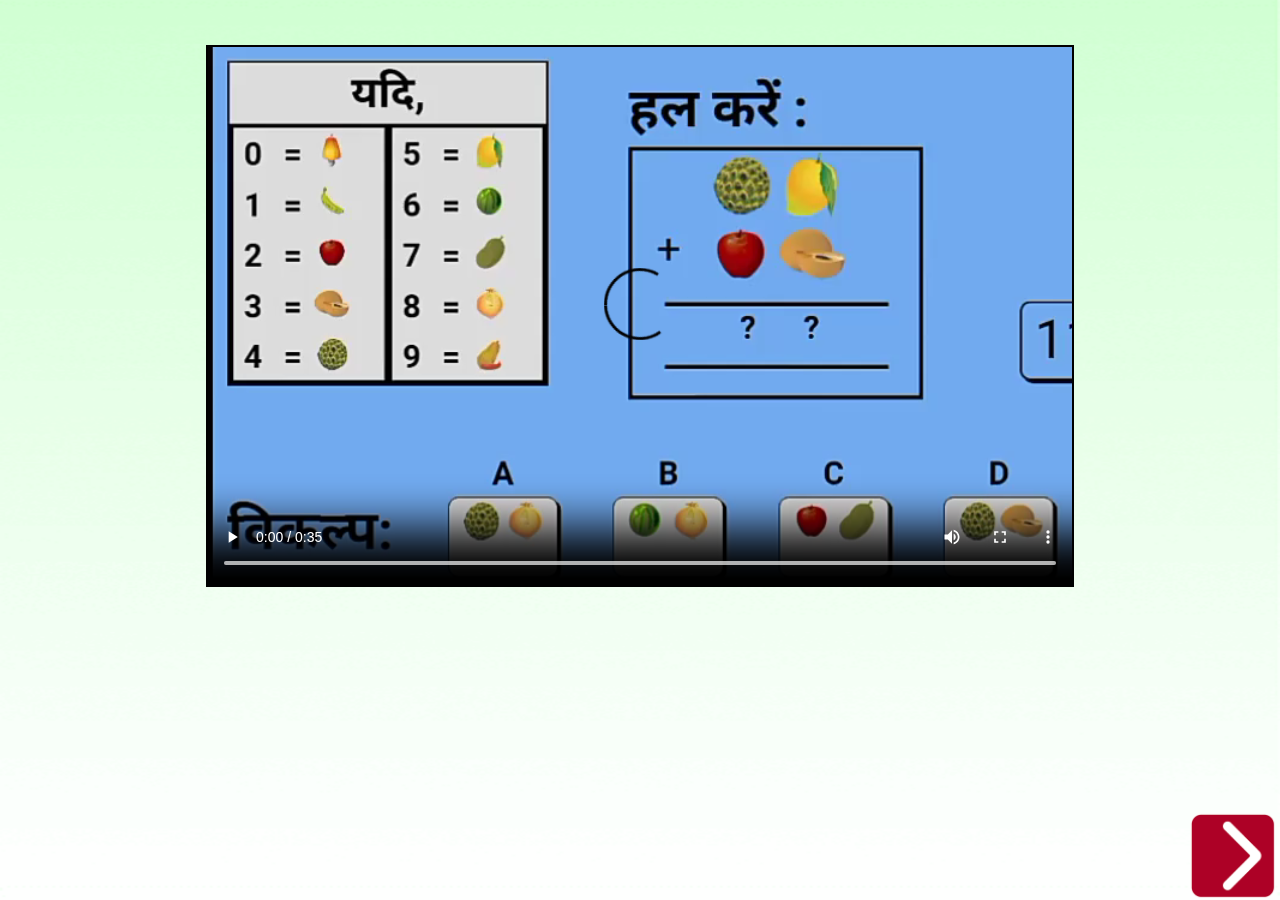
<file: app/src/main/assets/games/संकेत भाषा/index.html>
<!DOCTYPE html>
<html lang="en">
  <head>
  <title>Equation</title>
 <meta charset="utf-8"> 
	 <link rel="stylesheet" href="css/bootstrap.min.css"></link>
	<link rel="stylesheet" type="text/css" href="css/stylesheet.css"></link>
	<script type="text/javascript" src="js/jquery.min.js"></script>
    <script type="text/javascript" src="js/jquery-ui.min.js"></script>
	<script src="js/jquery.ui.touch-punch.min.js"></script>
	<script src ="js/EquationScript.js"></script>
	<script src ="js/EquationData.js"></script>
</head>
<body>
	<div style="background-image:url(css/Preloader_3.gif);" class="se-pre-con col-lg-12 col-md-12 col-xs-12 col-sm-12"></div>
	<audio id="playSound"></audio>
	<div id="homeAndLogoDiv" class="col-xs-12 col-md-12 col-lg-12 col-sm-12">
		<div id="homeButton" class="header nopadding col-xs-1 col-md-1 col-lg-1 col-sm-1" onclick="Equation.callhome();">
			<img id="homeImage" class="nopadding col-xs-10 col-md-10 col-lg-10 col-sm-10 col-xs-offset-2 col-md-offset-1 col-lg-offset-1 col-sm-offset-1  img-responsive" onclick="AwazChitra.goToHome();">
		</div>
				
		<div id="logo" class="header nopadding col-xs-1 col-md-1 col-lg-1 col-sm-1 col-xs-offset-5 col-md-offset-5 col-lg-offset-5 col-sm-offset-5">
			<img id="logoImage" class="nopadding img-responsive col-xs-10 col-md-10 col-lg-10 col-sm-10 col-xs-offset-1 col-md-offset-1 col-lg-offset-1 col-sm-offset-1">
		</div>
	</div>
	<div id="coverPage" class="col-xs-12 col-sm-12 col-md-12 col-lg-12">
		 <div id="videoDiv" class="nopadding col-xs-10 col-md-10 col-lg-10 col-sm-10 col-xs-offset-1 col-md-offset-1 col-lg-offset-1 col-sm-offset-1">
			<video id="videoTag" class="nopadding col-xs-10 col-md-10 col-lg-10 col-sm-10 col-xs-offset-1 col-md-offset-1 col-lg-offset-1 col-sm-offset-1" controls></video>
		</div>
		<!--<div id="instructionDiv" class="col-xs-4 col-md-4 col-lg-4 col-sm-4 col-xs-offset-4 col-md-offset-4 col-lg-offset-4 col-sm-offset-4">
			<p id="instruction"></p>
		</div>
		-->
		<div id="playButton" class="toBottom nopadding col-xs-1 col-md-1 col-lg-1 col-sm-1 col-xs-offset-11 col-md-offset-11 col-lg-offset-11 col-sm-offset-11" onclick="Equation.playGame();"> 
			<img id="play" class="nopadding col-xs-10 col-md-10 col-lg-10 col-sm-10 img-responsive">
		</div>
	</div>
	<div id="gamePage" class="col-xs-12 col-sm-12 col-md-12 col-lg-12">
		<div id="numberSystem" class="nopadding col-xs-4 col-md-4 col-lg-4 col-sm-4">
			<div id="assumption" class="nopadding col-xs-12 col-md-12 col-lg-12 col-sm-12"></div>
			<div id="numAndSym" class="nopadding col-xs-12 col-md-12 col-lg-12 col-sm-12">
				<div id="Div1" class="nopadding divBorder col-xs-6 col-md-6 col-lg-6 col-sm-6"></div>
				
				<div id="Div2" class="nopadding divBorder col-xs-6 col-md-6 col-lg-6 col-sm-6"></div>
			</div>
		</div>
		<div class="nopadding col-xs-4 col-md-4 col-lg-4 col-sm-4 col-xs-offset-1 col-md-offset-1 col-lg-offset-1 col-sm-offset-1">
			<div id="questionWord" class="nopadding col-xs-12 col-md-12 col-lg-12 col-sm-12">
			</div>
			<div id="question" class="divBorder nopadding col-xs-11 col-md-11 col-lg-11 col-sm-11 ">	
				<div class="nopadding col-xs-12 col-sm-12 col-md-12 col-lg-12">
					<div id="firstNo" class="nopadding col-xs-3 col-sm-3 col-md-3 col-lg-3 col-xs-offset-3 col-md-offset-3 col-lg-offset-3 col-sm-offset-3">
						<img id="firstSym" class="sawal nopadding img-responsive col-xs-12 col-md-12 col-lg-12 col-sm-12">
					</div>
					<div id="secondNo" class="nopadding col-xs-3 col-sm-3 col-md-3 col-lg-3">
						<img id="secondSym" class="sawal nopadding img-responsive col-xs-12 col-md-12 col-lg-12 col-sm-12">
					</div>
				</div>
				<div class="nopadding col-xs-12 col-sm-12 col-md-12 col-lg-12">	
					<div id="operator" class="sawal nopadding col-xs-2 col-sm-2 col-md-2 col-lg-2 col-xs-offset-1 col-md-offset-1 col-lg-offset-1 col-sm-offset-1">+</div>
					<div id="thirdNo" class="nopadding col-xs-3 col-sm-3 col-md-3 col-lg-3">
						<img id="thirdSym" class="sawal nopadding img-responsive col-xs-12 col-md-12 col-lg-12 col-sm-12">
					</div>
					<div id="fourthNo" class="nopadding col-xs-3 col-sm-3 col-md-3 col-lg-3">
						<img id="fourthSym" class="sawal nopadding img-responsive col-xs-12 col-md-12 col-lg-12 col-sm-12">
					</div>
				</div>
				<div id="line1" class="nopadding col-xs-10 col-sm-10 col-md-10 col-lg-10 col-xs-offset-1 col-md-offset-1 col-lg-offset-1 col-sm-offset-1">
					<img id="lineImg1" class="nopadding img-responsive col-xs-12 col-md-12 col-lg-12 col-sm-12">
				</div>
				<div id="questionmarks" class="nopadding col-xs-12 col-sm-12 col-md-12 col-lg-12 col-lg-12">
					<div class="questionmark nopadding col-xs-2 col-sm-2 col-md-2 col-lg-2 col-xs-offset-4 col-md-offset-4 col-lg-offset-4 col-sm-offset-4">?</div>
					<div class="questionmark nopadding col-xs-2 col-sm-2 col-md-2 col-lg-2 col-xs-offset-1 col-md-offset-1 col-lg-offset-1 col-sm-offset-1">?</div>
				</div>
				<div id="line2" class="nopadding col-xs-10 col-sm-10 col-md-10 col-lg-10 col-xs-offset-1 col-md-offset-1 col-lg-offset-1 col-sm-offset-1">
					<img id="lineImg2" class="nopadding img-responsive col-xs-12 col-md-12 col-lg-12 col-sm-12">
				</div>
			</div>
		</div>
		<div class="nopadding col-xs-2 col-md-2 col-lg-2 col-sm-2 col-xs-offset-1 col-md-offset-1 col-lg-offset-1 col-sm-offset-1">
			<div id="helpDiv" class="nopadding col-xs-6 col-md-6 col-lg-6 col-sm-6 col-xs-offset-6 col-md-offset-6 col-lg-offset-6 col-sm-offset-6">
				<img id="helpImg" class="nopadding img-responsive col-xs-12 col-md-12 col-lg-12 col-sm-12" onclick="Equation.helpTaken();">
			</div>	
			<div id="timerDiv" class=" nopadding col-xs-12 col-md-12 col-lg-12 col-sm-12">
			</div>
		</div>
		<div class="nopadding toBottom col-xs-12 col-sm-12 col-md-12 col-lg-12 col-lg-12">	
			<div id="answerWord" class="nopadding col-xs-2 col-sm-2 col-md-2 col-lg-2"></div>	
			<div id="allOption" class="nopadding col-xs-8 col-sm-8 col-md-8 col-lg-8"></div>
			<div id="nextDiv"class="nopadding col-xs-1 col-sm-1 col-md-1 col-lg-1">
				<img id="nextImg" class="nopadding img-responsive col-xs-11 col-sm-11 col-md-11 col-lg-11" onclick="Equation.showResult();">
			</div>
		</div>
	</div>
	<div id="scorePage" class="nopadding col-xs-12 col-sm-12 col-md-12 col-lg-12">
		<p id="result"></p>
		<p id="timeTaken"></p>
		<p id="noOfWrongAttempts"></p>
		<div id="nextGame" class="toBottom nopadding col-xs-1 col-sm-1 col-md-1 col-lg-1 col-xs-offset-11 col-md-offset-11 col-lg-offset-11 col-sm-offset-11">
			<img id="nextGameImg" class="nopadding img-responsive col-xs-11 col-sm-11 col-md-11 col-lg-11" onclick="Equation.showNextGame();">
		</div>
	</div>	
</body>
</html>
</file>
<file: app/src/main/assets/games/Maze/css/default.css>
* {
  font-family: Arial, sans-serif;
  text-align: center;
}
body, html{
user-select:none;
	background-position:center;
	background-attachment:fixed;
	background-repeat:no-repeat;
	background-size:100% 100%;
	overflow:hidden;
	height:100vh;
}
.noPadding{
padding:0px;  
}
#gamePage{
height:100vh;
}
#canvasDiv{

	/*width:44vw;
		margin-left:28vw;*/
	width: 48%;
    margin-left: 27%;
    height: 80%;
}
#nextDiv{
	margin-top:-14vh;
}
#mainForm{
	width: 100%;
    height: 100%;
	border: 1px solid black
}
#timerSpan{
	font-size:5vw;
}
#endPage{
	margin-top:15vh;
	font-size: 3vw;
}
.msgs{
		font-size: 2.5vw;
		position:absolute;
}
#start{
margin-left:-7vw;
}
#end{
    margin-left: 27vw;
    margin-top: -6vh;
}
</file>
<file: app/src/main/assets/games/PICTURE PUZZLE/css/jigsawDemoScript.css>
.no-js #loader { display: none;  }
.js #loader { display: block; position: absolute; left: 100px; top: 0; }
.se-pre-con 
{
	position: fixed;
	left: 0px;
	top: 0px;
	width: 100%;
	height: 100%;
	z-index: 9999;
	background: center no-repeat #fff;
}
body
{
	background-attachment:fixed;
	background-repeat:no-repeat;
	background-position:center;
	background-size:100% 100%;
	user-select:none;
}
.noPadding
{
	padding:0px!important;
}
.jigsawCanvas{
	height:100%;
    width: 100%;
}
.heightClass
{
	height:0!important;
}
.refImg{
	 height: 100%;
    width: 100%;
} 
#refImgDiv
{
	display:none;
	margin-left: 3vw;
	border: 3px solid black;
	box-shadow: 4px 4px 4px 4px;
	border-radius:2%;
	height:67vh;
}
#jigsawDiv
{
	display:none;
	margin-left: 3vw;
	height: 67vh;
	border: 3px solid black;
    padding: 1%;
    background-color: white;
	box-shadow: 4px 4px 4px 4px;
	border-radius:2%;
}
.outerDivClass
{
   display: flex;
}
#timerDiv 
{
	visibility:hidden;
}
#timer
{
	font-size: 4vw;
	text-align:center;
}
#endPage
{
	font-size: 3vw;
    margin-top: 15vh;
	font-weight: bold;
}
/*
#instructionDiv
{
	display:none;
	border: 1px solid black;
    border-radius: 1vw;
    font-size: 3.5vw;
    font-weight: 500;
    position: fixed;
    top: 25vh;
	box-shadow: -3px 3px 19px rgb(0, 0, 0);

}*/
#videoDiv
{
	margin-top:5vh;
}
</file>
<file: app/src/main/assets/games/TANGRAM GAME/css/style.css>
html{
	height:100%;
}
body
{
	user-select:none;
	background-position:center;
	background-attachment:fixed;
	background-repeat:no-repeat;
	background-size:100% 100%;
	overflow:hidden;
}	
.se-pre-con {
	position: fixed;
	left: 0px;
	top:150px;
	width:100%;
	height: 100px;
	z-index: 9999;
	background-repeat: no-repeat;
	background-position:center;
}
.noPadding
{
	padding:0 !important;
}
#gamePage
{
	margin-top:-2vh;
}
#videoTag{
	    margin-top: 5vh;
	    display:none;
}
#leftDiv{
	height: 82vh;
	border-radius:3vw;
}
.mainDivs{
	background-position:center;
	background-repeat:no-repeat;
	background-size:100% 100%;
}
#currentDiv{
	display:none;
	height:20vh;
	margin-top:-20vh;
	border-radius: 1.5vw;
	border:0.25vw solid #000000;
	-moz-box-shadow:    inset 0 0 1.10vw #000000;
   -webkit-box-shadow: inset 0 0 1.10vw #000000;
   box-shadow:         inset 0 0 1.10vw #000000;
}
#center{
height:13vh;
}
#svgDiv{
	height:100%;
}
.pieces{
	height:26vh;
	margin-top: 1vh; 
}

#timerSpan{
	font-size:5vw;
}

#endPage
{
	margin-top:15vh;
	font-size: 3vw;
}
#instructionDiv
{
	display:none;
   border-radius: 1vw;
   font-size: 3.5vw;
   font-weight: 500;
   position: fixed;
   top: 25vh;
box-shadow: -3px 3px 19px rgb(0, 0, 0);
}
#aboutGameDiv
{
	border: 1px solid black;
    border-radius: 1vw;
    box-shadow: -3px 3px 19px rgb(0, 0, 0);
    margin-top: 20vh;
}
#gameInstructionPage
{
	display:none;
}
h1
{
	text-decoration: underline;
}
#paraMsg
{
	font-size: 2vw;
}
#nextLastPage
{
position:fixed;
bottom:0;
}
</file>
<file: app/src/main/assets/games/चित्र बनाओ/css/animations.css>
.flip
{	transform:rotatey(180deg);
	-moz-transform:rotatey(180deg);
	-webkit-transform:rotatey(180deg);
	-o-transform:rotatey(180deg);
	-ms-transform:rotatey(180deg);
	transition-duration:1.2s;
	-webkit-transition-duration:1.2s;
	-moz-transition-duration:1.2s;
	-o-transition-duration:1.2s;
	-ms-transition-duration:1.2s;
	
}

.shake {
    animation: buttonShake 0.7s ease;
    -webkit-animation: buttonShake 0.7s ease;
    -moz-animation: buttonShake 0.7s ease;
    -ms-animation: buttonShake 0.7s ease;
    -o-animation: buttonShake 0.7s ease;
}

@keyframes buttonShake {
    0%, 100% {
        transform: translateX(0);
        -webkit-transform: translateX(0);
        -moz-transform: translateX(0);
        -ms-transform: translateX(0);
        -o-transform: translateX(0);
    }
    10%, 30%, 50%, 70%, 90% {
        transform: translateX(-10px);
        -webkit-transform: translateX(-10px);
        -moz-transform: translateX(-10px);
        -ms-transform: translateX(-10px);
        -o-transform: translateX(-10px);
    }
    20%, 40%, 60%, 80% {
        transform: translateX(10px);
        -webkit-transform: translateX(10px);
        -moz-transform: translateX(10px);
        -ms-transform: translateX(10px);
        -o-transform: translateX(10px);
    }
}

@-webkit-keyframes buttonShake {
    0%, 100% {
        transform: translateX(0);
        -webkit-transform: translateX(0);
        -moz-transform: translateX(0);
        -ms-transform: translateX(0);
        -o-transform: translateX(0);
    }
    10%, 30%, 50%, 70%, 90% {
        transform: translateX(-10px);
        -webkit-transform: translateX(-10px);
        -moz-transform: translateX(-10px);
        -ms-transform: translateX(-10px);
        -o-transform: translateX(-10px);
    }
    20%, 40%, 60%, 80% {
        transform: translateX(10px);
        -webkit-transform: translateX(10px);
        -moz-transform: translateX(10px);
        -ms-transform: translateX(10px);
        -o-transform: translateX(10px);
    }
}

@-moz-keyframes buttonShake {
    0%, 100% {
        transform: translateX(0);
        -webkit-transform: translateX(0);
        -moz-transform: translateX(0);
        -ms-transform: translateX(0);
        -o-transform: translateX(0);
    }
    10%, 30%, 50%, 70%, 90% {
        transform: translateX(-10px);
        -webkit-transform: translateX(-10px);
        -moz-transform: translateX(-10px);
        -ms-transform: translateX(-10px);
        -o-transform: translateX(-10px);
    }
    20%, 40%, 60%, 80% {
        transform: translateX(10px);
        -webkit-transform: translateX(10px);
        -moz-transform: translateX(10px);
        -ms-transform: translateX(10px);
        -o-transform: translateX(10px);
    }
}

@-ms-keyframes buttonShake {
    0%, 100% {
        transform: translateX(0);
        -webkit-transform: translateX(0);
        -moz-transform: translateX(0);
        -ms-transform: translateX(0);
        -o-transform: translateX(0);
    }
    10%, 30%, 50%, 70%, 90% {
        transform: translateX(-10px);
        -webkit-transform: translateX(-10px);
        -moz-transform: translateX(-10px);
        -ms-transform: translateX(-10px);
        -o-transform: translateX(-10px);
    }
    20%, 40%, 60%, 80% {
        transform: translateX(10px);
        -webkit-transform: translateX(10px);
        -moz-transform: translateX(10px);
        -ms-transform: translateX(10px);
        -o-transform: translateX(10px);
    }
}

@-o-keyframes buttonShake {
    0%, 100% {
        transform: translateX(0);
        -webkit-transform: translateX(0);
        -moz-transform: translateX(0);
        -ms-transform: translateX(0);
        -o-transform: translateX(0);
    }
    10%, 30%, 50%, 70%, 90% {
        transform: translateX(-10px);
        -webkit-transform: translateX(-10px);
        -moz-transform: translateX(-10px);
        -ms-transform: translateX(-10px);
        -o-transform: translateX(-10px);
    }
    20%, 40%, 60%, 80% {
        transform: translateX(10px);
        -webkit-transform: translateX(10px);
        -moz-transform: translateX(10px);
        -ms-transform: translateX(10px);
        -o-transform: translateX(10px);
    }
}
</file>
<file: app/src/main/assets/games/चित्र बनाओ/css/style.css>
html{
	height:100%;
}
body
{
	user-select:none; 
	background-position:center;
	background-attachment:fixed;
	background-repeat:no-repeat;
	background-size:100% 100%;
	overflow:hidden;
}	
.se-pre-con {
	position: fixed;
	left: 0px;
	top:150px;
	width:100%;
	height: 100px;
	z-index: 9999;
	background-repeat: no-repeat;
	background-position:center;
}
.cell
{
	background-color:white;
	border-radius:2vw;
	border:1px solid black;
	
}
.nopadding
{
	padding:0!important;
}
.imgcls
{
	border-radius:2vw;
	height:20vh;
}
#gamePage
{
	margin-top:-2vh;
}
#OuterDiv
{
	margin-top:-1vh;
	z-index:100;
}
#homeImage
{
	visibility:hidden;
}
#logoImage
{
}
#playButton
{
	padding:0px;
}
#homeButton
{
	padding:0px;
}
#soundDiv
{
	margin-top: 72vh;	
}
#scoreText
{
	font-size:2.5vw;
	font-weight:bold;
	margin-top: 1vh;
}
#score
{
	font-size:3vw;
	font-weight:bold;
	margin-top: -2vh;
}
#smileeDiv
{
	margin-top:-20vh;
}
#clockDiv
{
	visibility:hidden;
	margin-top:-1vh;
}
#timerSpan,#secondsSpan
{
	font-size:4vw;
	font-weight:bold;	
}
#scoreDiv
{
	background-color:white;
	border-radius:50%;
	height:18vh;
	visibility:hidden;
}
#bottomDiv
{
	bottom:0;
	position:fixed;
	z-index:100;
}
#gameOverText
{
	margin-top: 0.5vh;	
	text-align:center;
	font-size:6vw;
	font-weight:bold;	
}
#endPage
{
	margin-top:2vh;
	font-size:2.5vw;
}
#start
{
	font-size:2vw;
}
.closed
{
		float:right;
		margin-top:-2vh;
		color:red;
		font-size:2.5vw;
}
#questionMsg
{
	font-size:1.8vw;
}
.modal 
{
	display: none; /* Hidden by default */
	position: fixed; /* Stay in place */
	z-index: 1; /* Sit on top */
	padding-top: 100px; /* Location of the box */
	left: 0;
	top: 0;
	width: 100%; /* Full width */
	height: 100%; /* Full height */
	overflow: auto; 
	background-color: rgba(0,0,0,0.6); 
}
.modal-content
{
	background-color:#ffffff !important;	
}
#instructionDiv
{
   display:none;
   border: 1px solid black;
   border-radius: 1vw;
   font-size: 3vw;
   font-weight: 500;
   position: fixed;
   top: 25vh;
   box-shadow: -3px 3px 19px rgb(0, 0, 0);
}
.fontClass
{
	font-family:"Calibri";
	font-size:2vw;
	margin-top:1.5%;
}
#gameOverText
{
	margin-top: 1%;	
	text-align:center;
	font-size:4vw;
	font-weight:bold;	
}
</file>
<file: app/src/main/assets/games/जोड़ी बनाओ/css/animations.css>
.flip
{	transform:rotatey(180deg);
	-moz-transform:rotatey(180deg);
	-webkit-transform:rotatey(180deg);
	-o-transform:rotatey(180deg);
	-ms-transform:rotatey(180deg);
	transition-duration:1.2s;
	-webkit-transition-duration:1.2s;
	-moz-transition-duration:1.2s;
	-o-transition-duration:1.2s;
	-ms-transition-duration:1.2s;
	
}

.shake {
    animation: buttonShake 0.7s ease;
    -webkit-animation: buttonShake 0.7s ease;
    -moz-animation: buttonShake 0.7s ease;
    -ms-animation: buttonShake 0.7s ease;
    -o-animation: buttonShake 0.7s ease;
}

@keyframes buttonShake {
    0%, 100% {
        transform: translateX(0);
        -webkit-transform: translateX(0);
        -moz-transform: translateX(0);
        -ms-transform: translateX(0);
        -o-transform: translateX(0);
    }
    10%, 30%, 50%, 70%, 90% {
        transform: translateX(-10px);
        -webkit-transform: translateX(-10px);
        -moz-transform: translateX(-10px);
        -ms-transform: translateX(-10px);
        -o-transform: translateX(-10px);
    }
    20%, 40%, 60%, 80% {
        transform: translateX(10px);
        -webkit-transform: translateX(10px);
        -moz-transform: translateX(10px);
        -ms-transform: translateX(10px);
        -o-transform: translateX(10px);
    }
}

@-webkit-keyframes buttonShake {
    0%, 100% {
        transform: translateX(0);
        -webkit-transform: translateX(0);
        -moz-transform: translateX(0);
        -ms-transform: translateX(0);
        -o-transform: translateX(0);
    }
    10%, 30%, 50%, 70%, 90% {
        transform: translateX(-10px);
        -webkit-transform: translateX(-10px);
        -moz-transform: translateX(-10px);
        -ms-transform: translateX(-10px);
        -o-transform: translateX(-10px);
    }
    20%, 40%, 60%, 80% {
        transform: translateX(10px);
        -webkit-transform: translateX(10px);
        -moz-transform: translateX(10px);
        -ms-transform: translateX(10px);
        -o-transform: translateX(10px);
    }
}

@-moz-keyframes buttonShake {
    0%, 100% {
        transform: translateX(0);
        -webkit-transform: translateX(0);
        -moz-transform: translateX(0);
        -ms-transform: translateX(0);
        -o-transform: translateX(0);
    }
    10%, 30%, 50%, 70%, 90% {
        transform: translateX(-10px);
        -webkit-transform: translateX(-10px);
        -moz-transform: translateX(-10px);
        -ms-transform: translateX(-10px);
        -o-transform: translateX(-10px);
    }
    20%, 40%, 60%, 80% {
        transform: translateX(10px);
        -webkit-transform: translateX(10px);
        -moz-transform: translateX(10px);
        -ms-transform: translateX(10px);
        -o-transform: translateX(10px);
    }
}

@-ms-keyframes buttonShake {
    0%, 100% {
        transform: translateX(0);
        -webkit-transform: translateX(0);
        -moz-transform: translateX(0);
        -ms-transform: translateX(0);
        -o-transform: translateX(0);
    }
    10%, 30%, 50%, 70%, 90% {
        transform: translateX(-10px);
        -webkit-transform: translateX(-10px);
        -moz-transform: translateX(-10px);
        -ms-transform: translateX(-10px);
        -o-transform: translateX(-10px);
    }
    20%, 40%, 60%, 80% {
        transform: translateX(10px);
        -webkit-transform: translateX(10px);
        -moz-transform: translateX(10px);
        -ms-transform: translateX(10px);
        -o-transform: translateX(10px);
    }
}

@-o-keyframes buttonShake {
    0%, 100% {
        transform: translateX(0);
        -webkit-transform: translateX(0);
        -moz-transform: translateX(0);
        -ms-transform: translateX(0);
        -o-transform: translateX(0);
    }
    10%, 30%, 50%, 70%, 90% {
        transform: translateX(-10px);
        -webkit-transform: translateX(-10px);
        -moz-transform: translateX(-10px);
        -ms-transform: translateX(-10px);
        -o-transform: translateX(-10px);
    }
    20%, 40%, 60%, 80% {
        transform: translateX(10px);
        -webkit-transform: translateX(10px);
        -moz-transform: translateX(10px);
        -ms-transform: translateX(10px);
        -o-transform: translateX(10px);
    }
}
</file>
<file: app/src/main/assets/games/जोड़ी बनाओ/css/style.css>
html{
	height:100%;
}
body
{
	user-select:none; 
	background-position:center;
	background-attachment:fixed;
	background-repeat:no-repeat;
	background-size:100% 100%;
	overflow:hidden;
}	
.se-pre-con {
	position: fixed;
	left: 0px;
	top:150px;
	width:100%;
	height: 100px;
	z-index: 9999;
	background-repeat: no-repeat;
	background-position:center;
}
.cell
{
	background-color:white;
	border-radius:2vw;
	border:1px solid black;
	
}
.nopadding
{
	padding:0!important;
}
.imgcls
{
	border-radius:2vw;
	height:20vh;
}
#gamePage
{
	margin-top:-2vh;
}
#OuterDiv
{
	margin-top:-1vh;
	z-index:100;
}
#homeImage
{
	visibility:hidden;
}
#logoImage
{
	visibility:hidden;
}
#playButton
{
	padding:0px;
}
#homeButton
{
	padding:0px;
}
#soundDiv
{
	margin-top: 72vh;	
}
#scoreText
{
	font-size:2.5vw;
	font-weight:bold;
	margin-top: 1vh;
}
#score
{
	font-size:3vw;
	font-weight:bold;
	margin-top: -2vh;
}
#smileeDiv
{
	margin-top:-20vh;
}
#clockDiv
{
	visibility:hidden;
	margin-top:-1vh;
}
#timerSpan,#secondsSpan
{
	font-size:4vw;
	font-weight:bold;	
}
#scoreDiv
{
	background-color:white;
	border-radius:50%;
	height:18vh;
	visibility:hidden;
}
#nextGame
{
	bottom:0;
	position:fixed;
}
#bottomDiv
{
	bottom:0;
	position:fixed;
	z-index:100;
}
#gameOverText
{
	margin-top: 0.5vh;	
	text-align:center;
	font-size:6vw;
	font-weight:bold;	
}
#endPage
{
	margin-top:2vh;
	font-size:2.5vw;
}
#start
{
	font-size:2vw;
}
.closed
{
		float:right;
		margin-top:-2vh;
		color:red;
		font-size:2.5vw;
}
#questionMsg
{
	font-size:1.8vw;
}
.modal 
{
	display: none; /* Hidden by default */
	position: fixed; /* Stay in place */
	z-index: 1; /* Sit on top */
	padding-top: 100px; /* Location of the box */
	left: 0;
	top: 0;
	width: 100%; /* Full width */
	height: 100%; /* Full height */
	overflow: auto; 
	background-color: rgba(0,0,0,0.6); 
}
.modal-content
{
	background-color:#ffffff !important;	
}
#videoDiv
{
	display:none;
}
#videoTag
{
	height: 85vh;
	margin-top: -5vh;
}
#instructionDiv
{
   display:none;
   border: 1px solid black;
   border-radius: 1vw;
   font-size: 3vw;
   font-weight: 500;
   position: fixed;
   top: 25vh;
   box-shadow: -3px 3px 19px rgb(0, 0, 0);
}
.fontClass
{
	font-family:"Calibri";
	font-size:2vw;
	margin-top:1.5%;
}
#helpBtn
{
	visibility:hidden;
}
#gameOverText
{
	margin-top: 1%;	
	text-align:center;
	font-size:4vw;
	font-weight:bold;	
}
#helpDiv
{
	z-index:120;
	bottom:50vh;
	position:fixed;
}
</file>
<file: app/src/main/assets/games/भूल भुलैय्या/css/animations.css>
.flip
{	transform:rotatey(180deg);
	-moz-transform:rotatey(180deg);
	-webkit-transform:rotatey(180deg);
	-o-transform:rotatey(180deg);
	-ms-transform:rotatey(180deg);
	transition-duration:1.2s;
	-webkit-transition-duration:1.2s;
	-moz-transition-duration:1.2s;
	-o-transition-duration:1.2s;
	-ms-transition-duration:1.2s;
	
}

.shake {
    animation: buttonShake 0.7s ease;
    -webkit-animation: buttonShake 0.7s ease;
    -moz-animation: buttonShake 0.7s ease;
    -ms-animation: buttonShake 0.7s ease;
    -o-animation: buttonShake 0.7s ease;
}

@keyframes buttonShake {
    0%, 100% {
        transform: translateX(0);
        -webkit-transform: translateX(0);
        -moz-transform: translateX(0);
        -ms-transform: translateX(0);
        -o-transform: translateX(0);
    }
    10%, 30%, 50%, 70%, 90% {
        transform: translateX(-10px);
        -webkit-transform: translateX(-10px);
        -moz-transform: translateX(-10px);
        -ms-transform: translateX(-10px);
        -o-transform: translateX(-10px);
    }
    20%, 40%, 60%, 80% {
        transform: translateX(10px);
        -webkit-transform: translateX(10px);
        -moz-transform: translateX(10px);
        -ms-transform: translateX(10px);
        -o-transform: translateX(10px);
    }
}

@-webkit-keyframes buttonShake {
    0%, 100% {
        transform: translateX(0);
        -webkit-transform: translateX(0);
        -moz-transform: translateX(0);
        -ms-transform: translateX(0);
        -o-transform: translateX(0);
    }
    10%, 30%, 50%, 70%, 90% {
        transform: translateX(-10px);
        -webkit-transform: translateX(-10px);
        -moz-transform: translateX(-10px);
        -ms-transform: translateX(-10px);
        -o-transform: translateX(-10px);
    }
    20%, 40%, 60%, 80% {
        transform: translateX(10px);
        -webkit-transform: translateX(10px);
        -moz-transform: translateX(10px);
        -ms-transform: translateX(10px);
        -o-transform: translateX(10px);
    }
}

@-moz-keyframes buttonShake {
    0%, 100% {
        transform: translateX(0);
        -webkit-transform: translateX(0);
        -moz-transform: translateX(0);
        -ms-transform: translateX(0);
        -o-transform: translateX(0);
    }
    10%, 30%, 50%, 70%, 90% {
        transform: translateX(-10px);
        -webkit-transform: translateX(-10px);
        -moz-transform: translateX(-10px);
        -ms-transform: translateX(-10px);
        -o-transform: translateX(-10px);
    }
    20%, 40%, 60%, 80% {
        transform: translateX(10px);
        -webkit-transform: translateX(10px);
        -moz-transform: translateX(10px);
        -ms-transform: translateX(10px);
        -o-transform: translateX(10px);
    }
}

@-ms-keyframes buttonShake {
    0%, 100% {
        transform: translateX(0);
        -webkit-transform: translateX(0);
        -moz-transform: translateX(0);
        -ms-transform: translateX(0);
        -o-transform: translateX(0);
    }
    10%, 30%, 50%, 70%, 90% {
        transform: translateX(-10px);
        -webkit-transform: translateX(-10px);
        -moz-transform: translateX(-10px);
        -ms-transform: translateX(-10px);
        -o-transform: translateX(-10px);
    }
    20%, 40%, 60%, 80% {
        transform: translateX(10px);
        -webkit-transform: translateX(10px);
        -moz-transform: translateX(10px);
        -ms-transform: translateX(10px);
        -o-transform: translateX(10px);
    }
}

@-o-keyframes buttonShake {
    0%, 100% {
        transform: translateX(0);
        -webkit-transform: translateX(0);
        -moz-transform: translateX(0);
        -ms-transform: translateX(0);
        -o-transform: translateX(0);
    }
    10%, 30%, 50%, 70%, 90% {
        transform: translateX(-10px);
        -webkit-transform: translateX(-10px);
        -moz-transform: translateX(-10px);
        -ms-transform: translateX(-10px);
        -o-transform: translateX(-10px);
    }
    20%, 40%, 60%, 80% {
        transform: translateX(10px);
        -webkit-transform: translateX(10px);
        -moz-transform: translateX(10px);
        -ms-transform: translateX(10px);
        -o-transform: translateX(10px);
    }
}
</file>
<file: app/src/main/assets/games/भूल भुलैय्या/css/style.css>
html{
	height:100%;
}
body
{
	user-select:none; 
	background-position:center;
	background-attachment:fixed;
	background-repeat:no-repeat;
	background-size:100% 100%;
	overflow:hidden;
}	
.se-pre-con {
	position: fixed;
	left: 0px;
	top:150px;
	width:100%;
	height: 100px;
	z-index: 9999;
	background-repeat: no-repeat;
	background-position:center;
}
.nopadding
{
	padding:0!important;
}
#Canvas
{
	 
	/*border:1px solid black; */
	visibility:hidden;
	margin-top: -10vh;
	background-color:white;
	background-position:center;
/* 	background-attachment:fixed; */
	background-repeat:no-repeat;
	background-size:100% 100%;
	padding:0!important;
}
#Canvasdraw
{
	position:absolute;
	margin-top:8vh;
	padding:0!important;
	z-index:100;
}
#gamePage
{
	margin-top:-2vh;
}
#homeImage
{
	visibility:hidden;
}
#logoImage
{
}
#playButton
{
	padding:0px;
}
#homeButton
{
	padding:0px;
}
#gameOverText
{
	margin-top: 0.5vh;	
	text-align:center;
	font-size:6vw;
	font-weight:bold;	
}
#endPage
{
	margin-top:2vh;
	font-size:3vw;
}
.colorHeight
{
		margin: 2% 6% 0% 6%;
		width: 38%;
		float: left;
		height: 5vh;	
		border: 1px solid black;
}
#paletteSection{
	padding: 0px;
	visibility:hidden;
	background-color:white;
	border-radius:0.5vw;
	margin-top:25vh;
	margin-left:1vw;
	z-index:100;
}
#colorPalette{
	/*box-shadow: 2px 2px 1px deepskyblue;*/
	padding: 0px;
	background-color: aliceblue;
	border: 2px solid deepskyblue;
	border-radius: 5Px;
	margin-bottom:2vh;
}

#colors{
	padding: 0px;
}
#selected{
	padding: 0px;	
}
.selectedColorHeight{
	margin-top: 2%;
	margin-bottom: 15%;
	border: 1px solid silver;
	height: 8vh;	
}
#scoreDiv
{
	background-color:white;
	border-radius:50%;
	height:12vh;
}
.textcls
{
	font-size:1.5vw;
}
#clockDiv
{
	visibility:hidden;
}
#timerSpan,#secondsSpan
{
	font-size:4vw;
	font-weight:bold;	
}
#bottomDiv
{
	bottom:0;
	position:fixed;
}
#instructionDiv
{
	display:none;
	border: 1px solid black;
   border-radius: 1vw;
   font-size: 3vw;
   font-weight: 500;
   position: fixed;
   top: 25vh;
   box-shadow: -3px 3px 19px rgb(0, 0, 0);
}
</file>
<file: app/src/main/assets/games/वस्तु खोजो/css/jigsawDemoScript.css>
.no-js #loader { display: none;  }
.js #loader { display: block; position: absolute; left: 100px; top: 0; }
.se-pre-con 
{
	position: fixed;
	left: 0px;
	top: 0px;
	width: 100%;
	height: 100%;
	z-index: 9999;
	background: center no-repeat #fff;
}
body
{
	background-attachment:fixed;
	background-repeat:no-repeat;
	background-position:center;
	background-size:100% 100%;
	user-select:none;
}
.noPadding
{
	padding:0px!important;
}
.jigsawCanvas{
	height:100%;
    width: 100%;
}
.heightClass
{
	height:0!important;
}
.refImg{
	 height: 100%;
    width: 100%;
} 
#refImgDiv
{
	display:none;
	margin-left: 4vw;
	border: 3px solid black;
	box-shadow: 4px 4px 4px 4px;
	border-radius:2%;
	height:67vh;
}
#jigsawDiv
{
	display:none;
	height: 67vh;
	border: 3px solid black;
    padding: 1%;
    background-color: white;
	box-shadow: 4px 4px 4px 4px;
	border-radius:2%;
}
.outerDivClass
{
   display: flex;
}
#timerDiv 
{
	visibility:hidden;
}
#timer
{
	font-size: 4vw;
	text-align:center;
}
#endPage
{
	font-size: 3vw;
    margin-top: 15vh;
	font-weight: bold;
}
</file>
<file: app/src/main/assets/games/संकेत भाषा/css/stylesheet.css>
.se-pre-con {
	position: fixed;
	left: 0px;
	top:150px;
	width:100%;
	height: 100px;
	z-index: 9999;
	background-repeat: no-repeat;
	background-position:center;
}

.nopadding
{
	padding:0 !important;
}
.toBottom
{
	position:fixed;
	bottom:0;
}

html{
	height:100%;
}
body
{
	user-select:none; 
	background-position:center;
	background-attachment:fixed;
	background-repeat:no-repeat;
	background-size:100% 100%;
/*
	overflow:hidden;
*/


}	
#gamePage
{
	margin-top:3vh;
}
#homeAndLogoDiv
{
	display:none;
}

.header
{
	margin-top:1vh;
}
.numbers
{
	text-align:center;
	font-size:3vw;
	color: black;
	width:4vw;
	font-weight:bold;
}

#line
{
	margin-top:-3vh;
}
#operator
{
	font-size:4vw;
	color: black;
}
#questionmarks
{
	margin-top:-5vh;
}
#allOption
{
	margin-top:2vh;
}
.optionDivs
{
	height:15vh;
	border:1px solid black;
	border-radius:5px;
	background-color:#DCDCDC;
	border-radius: 1vw;
	box-shadow: 0.6vh 0.6vh black;
}
.optionDivs:active
{
	box-shadow: 0.4vh 0.4vh #666;
	transform: translateY(4px);
}

#numberSystem
{
	border:2px solid black;
	background-color:#DCDCDC;

	
}
#timerDiv
{
	text-align:center;
	font-size:5vw;
	color: black;
	margin-top: 30vh;
	right: 1vw;
	border:2px solid black;
	border-radius: 1vw;
	box-shadow: 0.6vh 0.6vh black;
}
#instruction
{
	
	font-size:2vw;
	margin-top:5vh;
	text-indent:5vw;
	color:black;
}

#instructionDiv
{
	background-color:white;
	border:2px solid black;
	border-radius:5vh;
	height:30vh;
	margin-top:10vh;
}

#assumption
{
	text-align: center;
    font-size: 4vw;
    color: black;
    font-weight: bold;
}
#questionWord
{
    font-size: 5vw;
    margin-top: 2vh;
    font-weight: bold;
    color: black;
}
#answerWord
{
	text-align: center;
    font-size: 5vw;
    font-weight: bold;
    color: black;
    margin-top: 10vh;
}
.optionLetters
{
	text-align:center;
	font-size:3vw;
	font-weight: bold;
	color:black;
}
#nextDiv
{
	 visibility:hidden;
	 margin-top:11vh;
	 margin-left:6.1vw;
}

#bottomDiv
{
	z-index:-1;
}

#result
{
	text-align:center;
	font-size:4vw;
	color:black;
	font-family:italic;
}
#timeTaken,#noOfWrongAttempts
{
	text-align:center;
	font-size:3vw;
	font-family:italic;
	color: black;
}
.symbols
{
	text-align:center;
	font-size:3vw;
	color: black;
	width:4vw;
	margin-top:3vh;
	font-weight:bold;
}
.images
{
	margin-top:3vh;
}
.divBorder
{
	border:4px solid black;
	
}

.numbers,.symbols,.images
{
	margin-top:1vh;
}
.questionmark
{
	text-align:center;
	font-size:3vw;
	color: black;
	width:4vw;
	margin-top:2vh;
	font-weight:bold;
}
.sawal
{
	height:13vh;
}
#line2
{
	margin-bottom:2vh;
}
#scorePage
{
	margin-top: 20vh;
}

#videoTag
{
	margin-top:5vh;
	border: 2px solid black;
}

#gamePage,#helpDiv
{
	display:none;
}
</file>
